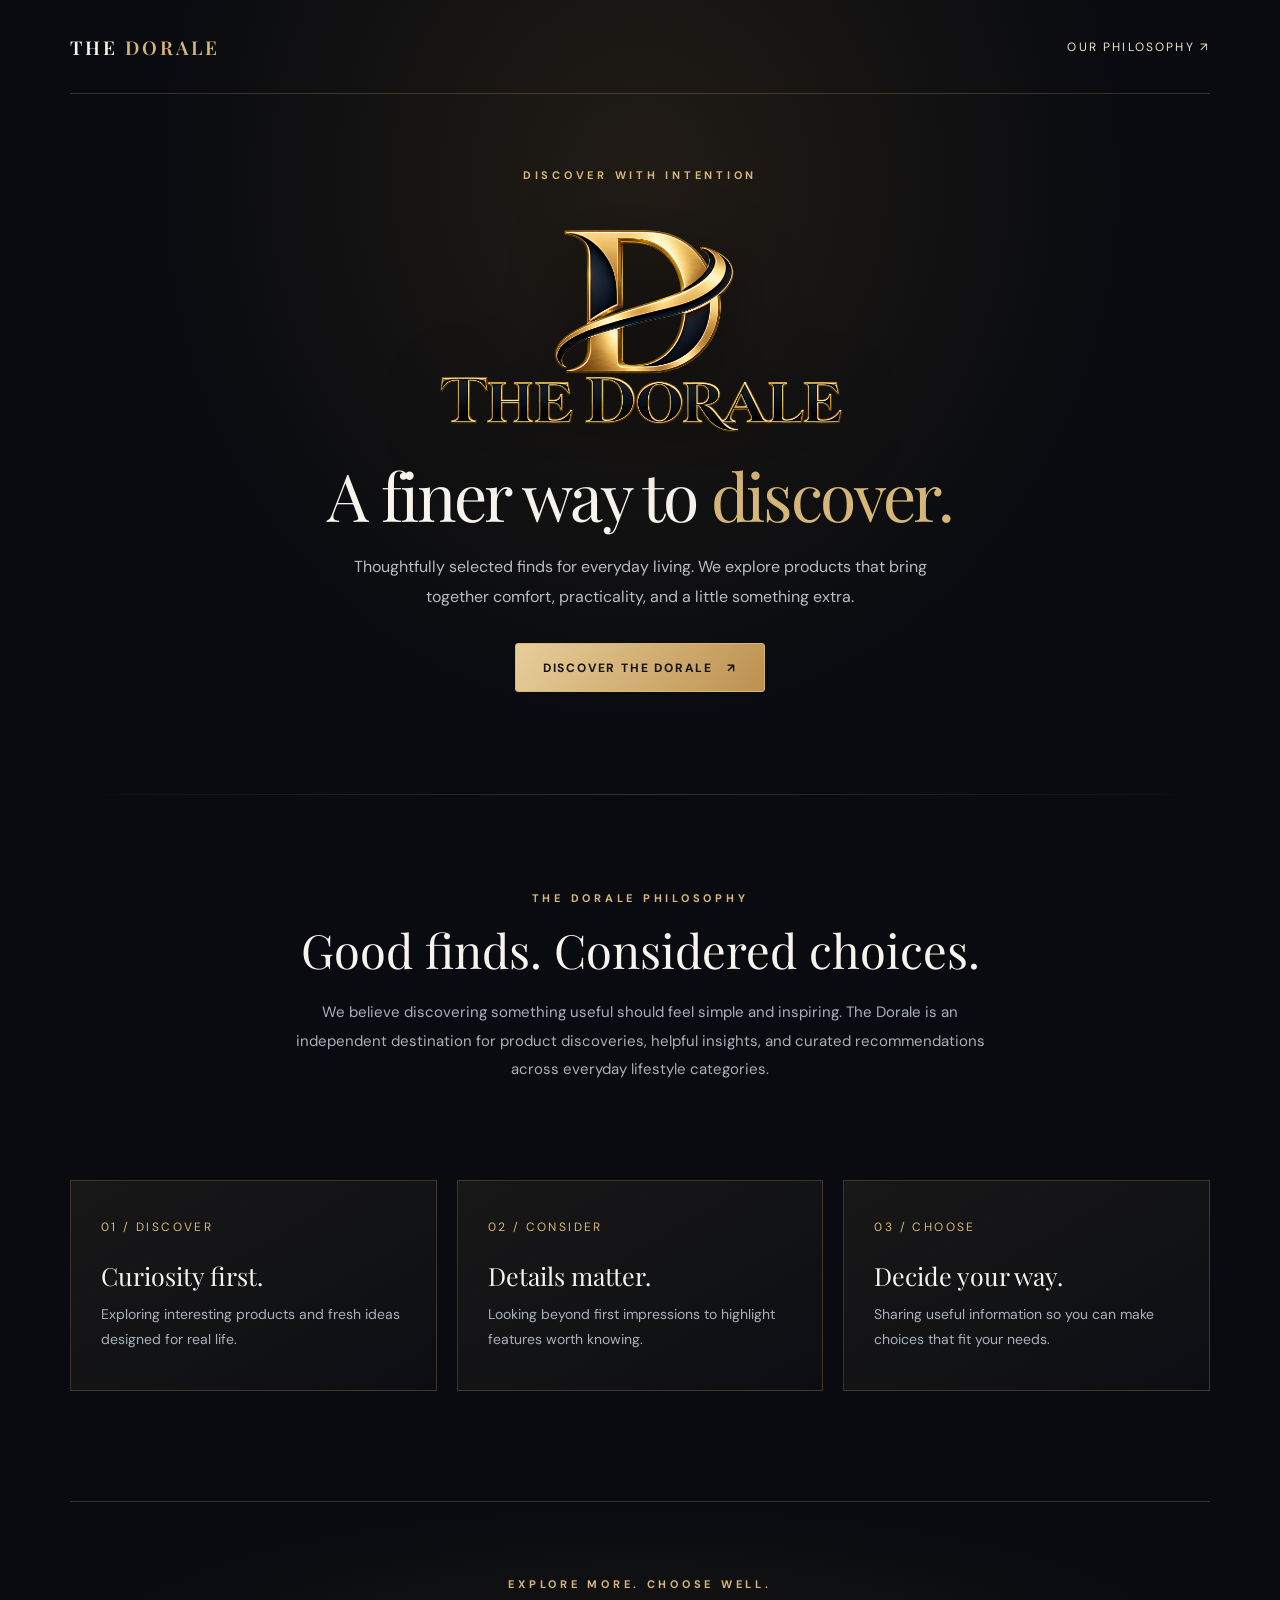
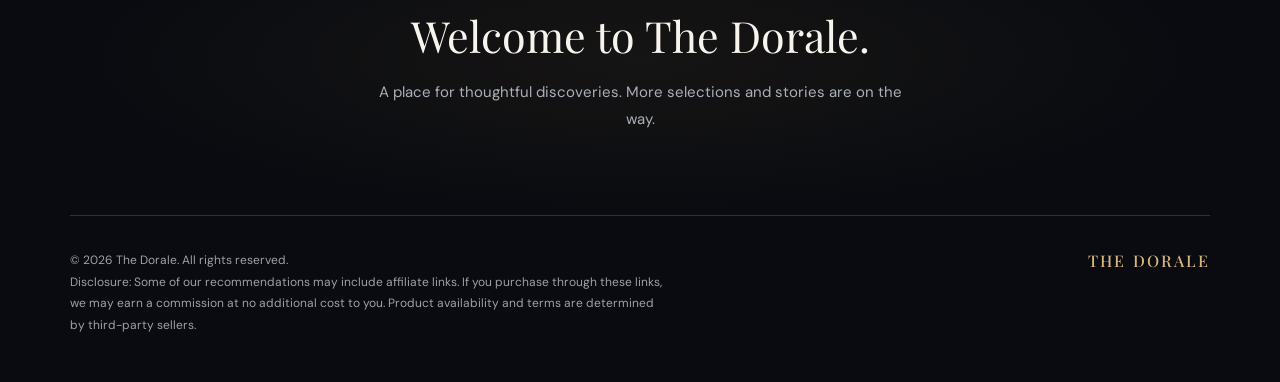
<file: index.html>
<!DOCTYPE html>
<html lang="en">
<head><script type="text/javascript">(function(i,m,p,a,c,t){c.ire_o=p;c[p]=c[p]||function(){(c[p].a=c[p].a||[]).push(arguments)};t=a.createElement(m);var z=a.getElementsByTagName(m)[0];t.async=1;t.src=i;z.parentNode.insertBefore(t,z)})('https://utt.impactcdn.com/P-A7971865-f807-41cf-948b-be0c8a68883a1.js','script','impactStat',document,window);impactStat('transformLinks');impactStat('trackImpression');</script>
  <meta charset="UTF-8">
  <meta name="viewport" content="width=device-width, initial-scale=1">
  <meta name="theme-color" content="#0a0c11">
  <meta name="description" content="The Dorale — thoughtfully selected finds for everyday living. Explore a curated approach to comfort, wellness, and lifestyle.">
  <title>The Dorale | Thoughtfully Selected</title>
  <link rel="icon" href="favicon.ico" sizes="any">
  <link rel="icon" href="favicon.png" type="image/png" sizes="256x256">
  <link rel="apple-touch-icon" href="apple-touch-icon.png">
  <link rel="preconnect" href="https://fonts.googleapis.com">
  <link rel="preconnect" href="https://fonts.gstatic.com" crossorigin>
  <link href="https://fonts.googleapis.com/css2?family=DM+Sans:wght@400;500;600;700&family=Playfair+Display:wght@400;500;600&display=swap" rel="stylesheet">
  <style>
    :root{color-scheme:dark;--bg:#090b10;--card:#121720;--gold:#d7b779;--soft:#f1e3c9;--muted:#aab0b9;--line:rgba(215,183,121,.22)}
    *{box-sizing:border-box}html{scroll-behavior:smooth}body{margin:0;background:var(--bg);color:#f7f4ee;font-family:'DM Sans',Arial,sans-serif;-webkit-font-smoothing:antialiased}a{color:inherit;text-decoration:none}a:focus-visible{outline:2px solid var(--gold);outline-offset:5px}
    body:before{content:"";position:absolute;top:0;left:0;width:100%;height:900px;pointer-events:none;background:radial-gradient(ellipse at 50% 20%,rgba(194,142,58,.13),transparent 54%)}
    .shell{width:min(1140px,calc(100% - 48px));margin:auto;position:relative}.nav{height:94px;display:flex;justify-content:space-between;align-items:center;border-bottom:1px solid var(--line)}.brand{font-family:'Playfair Display',Georgia,serif;letter-spacing:.15em;font-size:19px;font-weight:600}.brand span{color:var(--gold)}.nav-link{font-size:12px;letter-spacing:.18em;text-transform:uppercase;color:var(--soft);transition:color .2s}.nav-link:hover{color:#fff}
    .hero{text-align:center;min-height:700px;display:flex;flex-direction:column;align-items:center;justify-content:center;padding:64px 0 92px}.eyebrow{color:var(--gold);font-size:11px;letter-spacing:.34em;text-transform:uppercase;font-weight:700}.logo{display:block;width:min(470px,90vw);height:auto;margin:25px auto 6px;filter:drop-shadow(0 15px 35px rgba(0,0,0,.45))}.hero h1{font:400 clamp(35px,5.3vw,66px)/1.13 'Playfair Display',Georgia,serif;letter-spacing:-.035em;margin:10px 0 20px;max-width:850px}.hero h1 em{font-style:normal;color:var(--gold)}.lead{color:#b9bcc3;max-width:610px;font-size:16px;line-height:1.85;margin:0 auto 32px}.cta{display:inline-flex;align-items:center;justify-content:center;min-height:49px;padding:0 27px;border:1px solid var(--gold);border-radius:3px;background:linear-gradient(125deg,#e8ce9a,#bc9150);color:#15130f;font-weight:700;font-size:12px;letter-spacing:.15em;text-transform:uppercase;transition:transform .2s,filter .2s}.cta:hover{transform:translateY(-2px);filter:brightness(1.1)}.divider{height:1px;background:linear-gradient(90deg,transparent,var(--line),transparent)}
    .intro{padding:96px 0;text-align:center}.section-title{font:400 clamp(31px,4vw,47px)/1.2 'Playfair Display',Georgia,serif;margin:17px auto 20px}.intro p:last-child{color:var(--muted);max-width:690px;margin:0 auto;line-height:1.9;font-size:15px}.values{display:grid;grid-template-columns:repeat(3,1fr);gap:20px;padding:0 0 110px}.value{padding:34px 30px 38px;background:linear-gradient(150deg,rgba(215,183,121,.075),rgba(255,255,255,.012));border:1px solid var(--line);min-height:208px}.value .num{color:var(--gold);font-size:12px;letter-spacing:.2em}.value h3{font:400 25px 'Playfair Display',Georgia,serif;margin:23px 0 10px}.value p{font-size:14px;line-height:1.8;color:var(--muted);margin:0}.closing{border-top:1px solid var(--line);border-bottom:1px solid var(--line);text-align:center;padding:75px 16px 82px;background:radial-gradient(ellipse at center,rgba(198,154,80,.07),transparent 70%)}.closing h2{font:400 clamp(29px,4vw,43px) 'Playfair Display',Georgia,serif;margin:15px 0}.closing p{color:var(--muted);font-size:15px;line-height:1.8;margin:0 auto;max-width:530px}.footer{padding:34px 0 45px;display:flex;justify-content:space-between;gap:25px;align-items:flex-start}.footer .small{font-size:12px;color:#9da1a9;line-height:1.8;max-width:600px}.footer .footbrand{color:var(--gold);font:500 16px 'Playfair Display',Georgia,serif;letter-spacing:.13em;white-space:nowrap}
    @media(max-width:720px){.shell{width:min(100% - 36px,1140px)}.nav{height:75px}.brand{font-size:16px}.nav-link{font-size:10px}.hero{min-height:620px;padding:58px 0 75px}.logo{width:min(370px,94vw)}.lead{font-size:15px}.intro{padding:72px 0}.values{grid-template-columns:1fr;gap:12px;padding-bottom:75px}.value{min-height:auto;padding:26px}.value h3{margin-top:15px}.footer{flex-direction:column}.closing{padding:65px 10px}}
    @media(prefers-reduced-motion:reduce){html{scroll-behavior:auto}*{transition:none!important}}
  </style>
</head>
<body>
  <div class="shell">
    <header class="nav">
      <a class="brand" href="#top" aria-label="The Dorale home">THE <span>DORALE</span></a>
      <a class="nav-link" href="#about">Our philosophy ↗</a>
    </header>
    <main id="top">
      <section class="hero" aria-labelledby="hero-heading">
        <div class="eyebrow">Discover with intention</div>
        <img class="logo" src="logo.png" alt="The Dorale gold logo" width="470" height="263">
        <h1 id="hero-heading">A finer way to <em>discover.</em></h1>
        <p class="lead">Thoughtfully selected finds for everyday living. We explore products that bring together comfort, practicality, and a little something extra.</p>
        <a class="cta" href="#about">Discover The Dorale &nbsp; ↗</a>
      </section>
      <div class="divider"></div>
      <section id="about" class="intro" aria-labelledby="about-heading">
        <div class="eyebrow">The Dorale philosophy</div>
        <h2 id="about-heading" class="section-title">Good finds. Considered choices.</h2>
        <p>We believe discovering something useful should feel simple and inspiring. The Dorale is an independent destination for product discoveries, helpful insights, and curated recommendations across everyday lifestyle categories.</p>
      </section>
      <section class="values" aria-label="What guides us">
        <article class="value"><span class="num">01 / DISCOVER</span><h3>Curiosity first.</h3><p>Exploring interesting products and fresh ideas designed for real life.</p></article>
        <article class="value"><span class="num">02 / CONSIDER</span><h3>Details matter.</h3><p>Looking beyond first impressions to highlight features worth knowing.</p></article>
        <article class="value"><span class="num">03 / CHOOSE</span><h3>Decide your way.</h3><p>Sharing useful information so you can make choices that fit your needs.</p></article>
      </section>
      <section class="closing" aria-labelledby="closing-heading"><div class="eyebrow">Explore more. Choose well.</div><h2 id="closing-heading">Welcome to The Dorale.</h2><p>A place for thoughtful discoveries. More selections and stories are on the way.</p></section>
    </main>
    <footer class="footer">
      <div class="small">© <span id="year">2026</span> The Dorale. All rights reserved.<br>Disclosure: Some of our recommendations may include affiliate links. If you purchase through these links, we may earn a commission at no additional cost to you. Product availability and terms are determined by third-party sellers.</div>
      <div class="footbrand">THE DORALE</div>
    </footer>
  </div>
  <script>document.getElementById('year').textContent=new Date().getFullYear();</script>
</body>
</html>
</file>
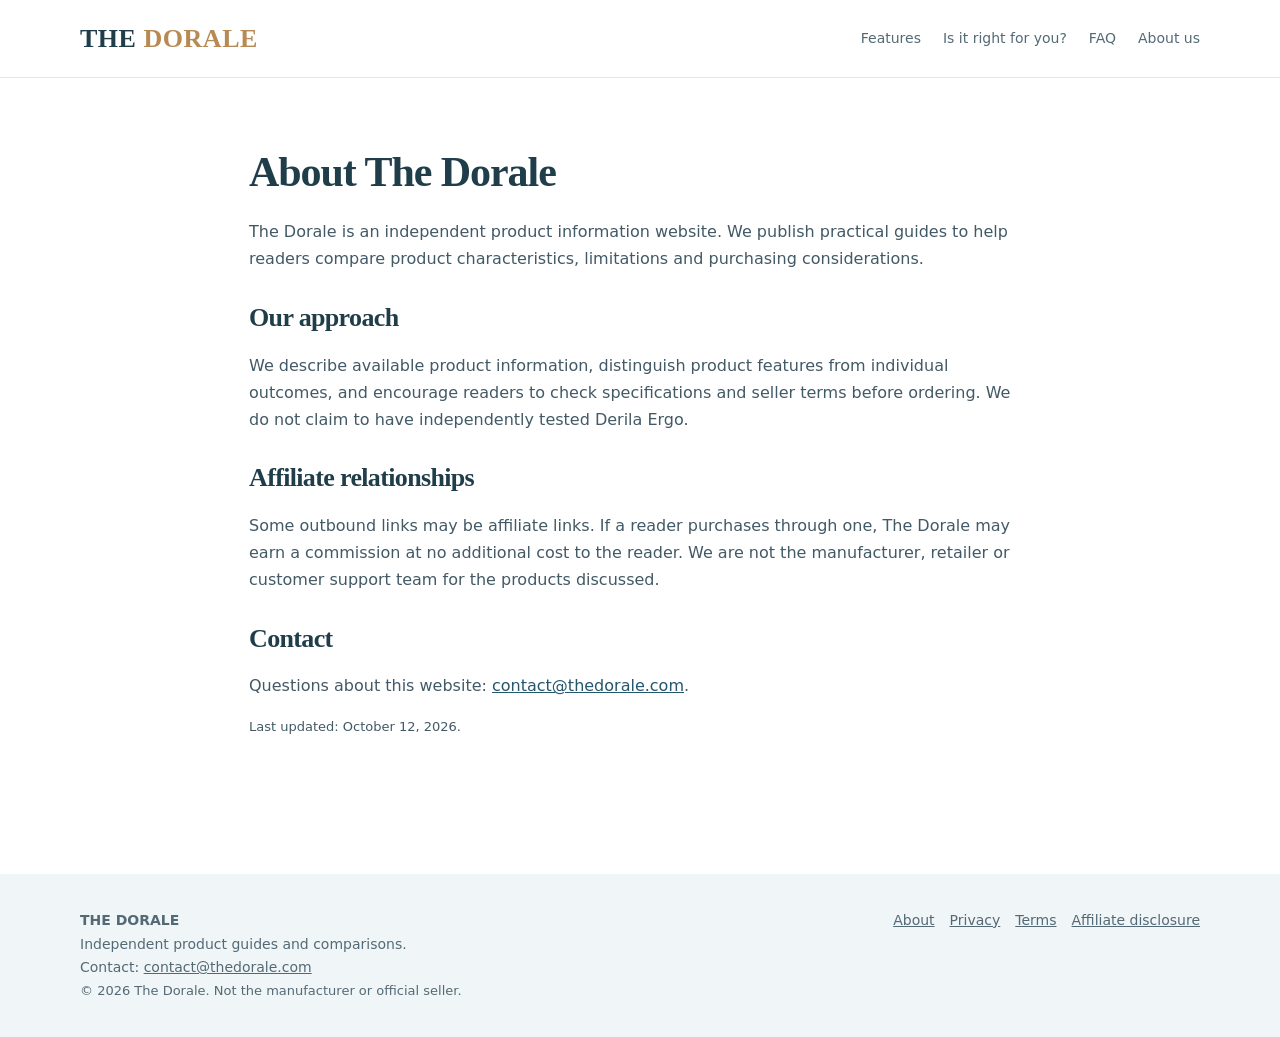
<file: about.html>
<!DOCTYPE html>

<html lang="en"><head><meta charset="utf-8"/><meta content="width=device-width, initial-scale=1" name="viewport"/><title>About The Dorale | The Dorale</title><meta content="The Dorale is an independent product information website. We publish practical guides to help readers compare product characteristics, limitations and purchasing considerations." name="description"/><link href="styles.css" rel="stylesheet"/><link href="favicon.ico" rel="icon" type="image/x-icon"/><link href="favicon.png" rel="icon" type="image/png"/><link href="favicon-180.png" rel="apple-touch-icon" type="image/png"/></head><body><header class="top"><div class="wrap top-inner"><a class="brand" href="index.html">THE <span>DORALE</span></a><nav aria-label="Main navigation"><a href="index.html#design">Features</a><a href="index.html#comfort">Is it right for you?</a><a href="index.html#faq">FAQ</a><a href="about.html">About us</a></nav></div></header><main class="legal"><h1>About The Dorale</h1><p>The Dorale is an independent product information website. We publish practical guides to help readers compare product characteristics, limitations and purchasing considerations.</p><h2>Our approach</h2><p>We describe available product information, distinguish product features from individual outcomes, and encourage readers to check specifications and seller terms before ordering. We do not claim to have independently tested Derila Ergo.</p><h2>Affiliate relationships</h2><p>Some outbound links may be affiliate links. If a reader purchases through one, The Dorale may earn a commission at no additional cost to the reader. We are not the manufacturer, retailer or customer support team for the products discussed.</p><h2>Contact</h2><p>Questions about this website: <a href="mailto:contact@thedorale.com">contact@thedorale.com</a>.</p><p class="small">Last updated: October 12, 2026.</p></main><footer class="foot"><div class="wrap foot-flex"><div><strong>THE DORALE</strong><div>Independent product guides and comparisons.</div><div>Contact: <a href="mailto:contact@thedorale.com">contact@thedorale.com</a></div><div class="small">© 2026 The Dorale. Not the manufacturer or official seller.</div></div><div class="foot-links"><a href="about.html">About</a><a href="privacy.html">Privacy</a><a href="terms.html">Terms</a><a href="index.html#disclosure">Affiliate disclosure</a></div></div></footer></body></html>
</file>
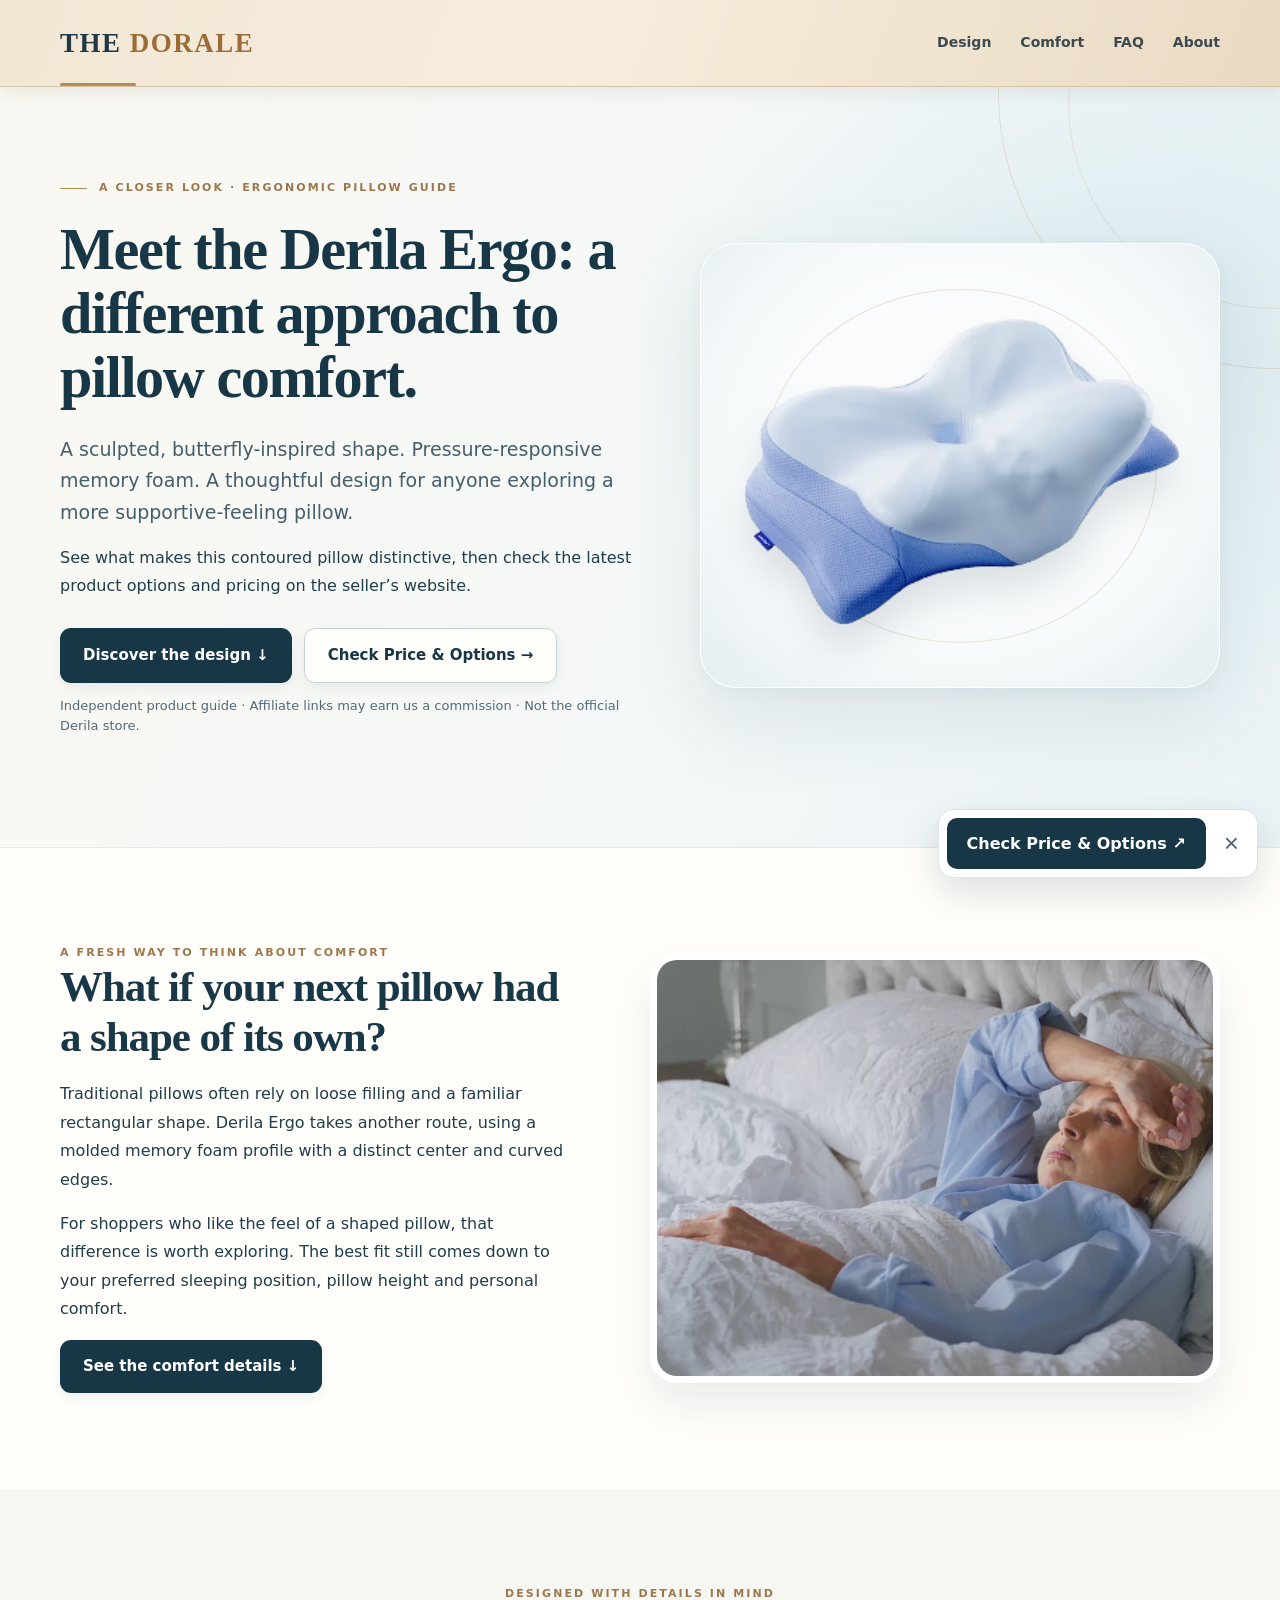
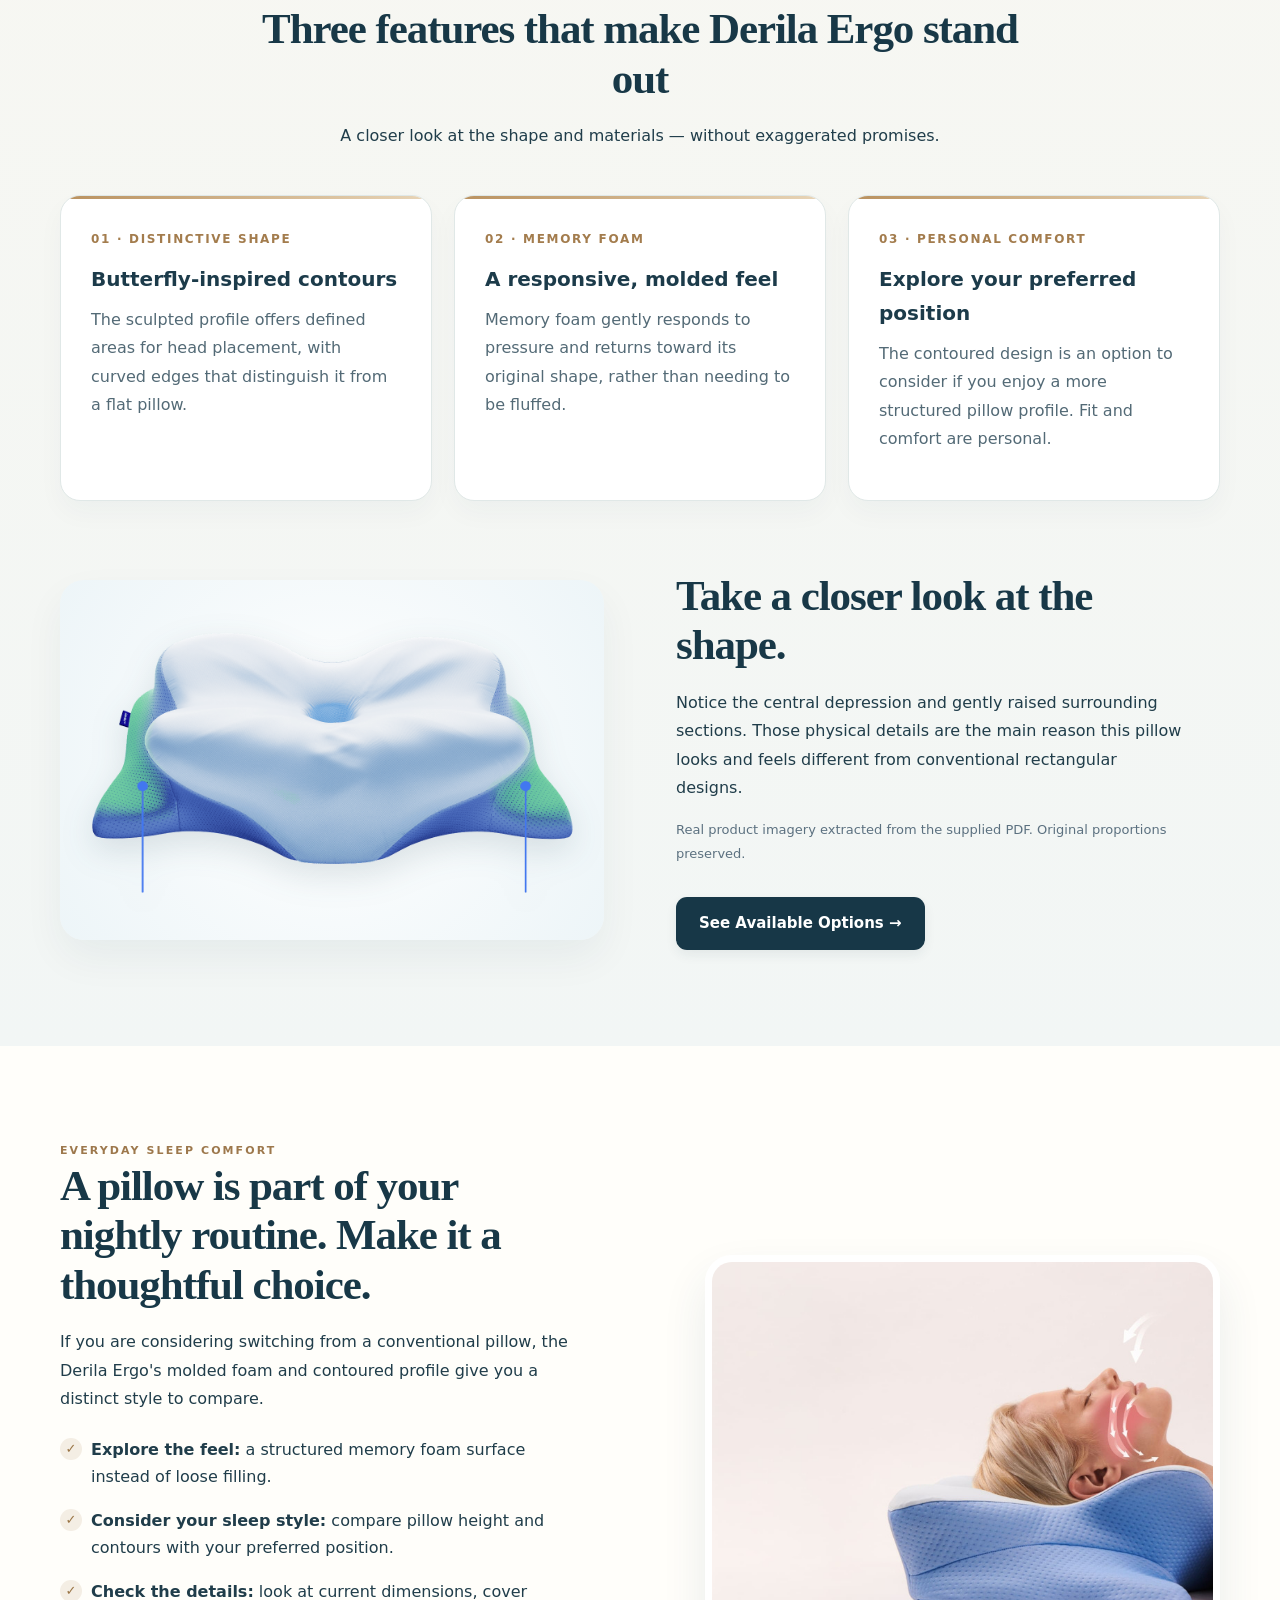
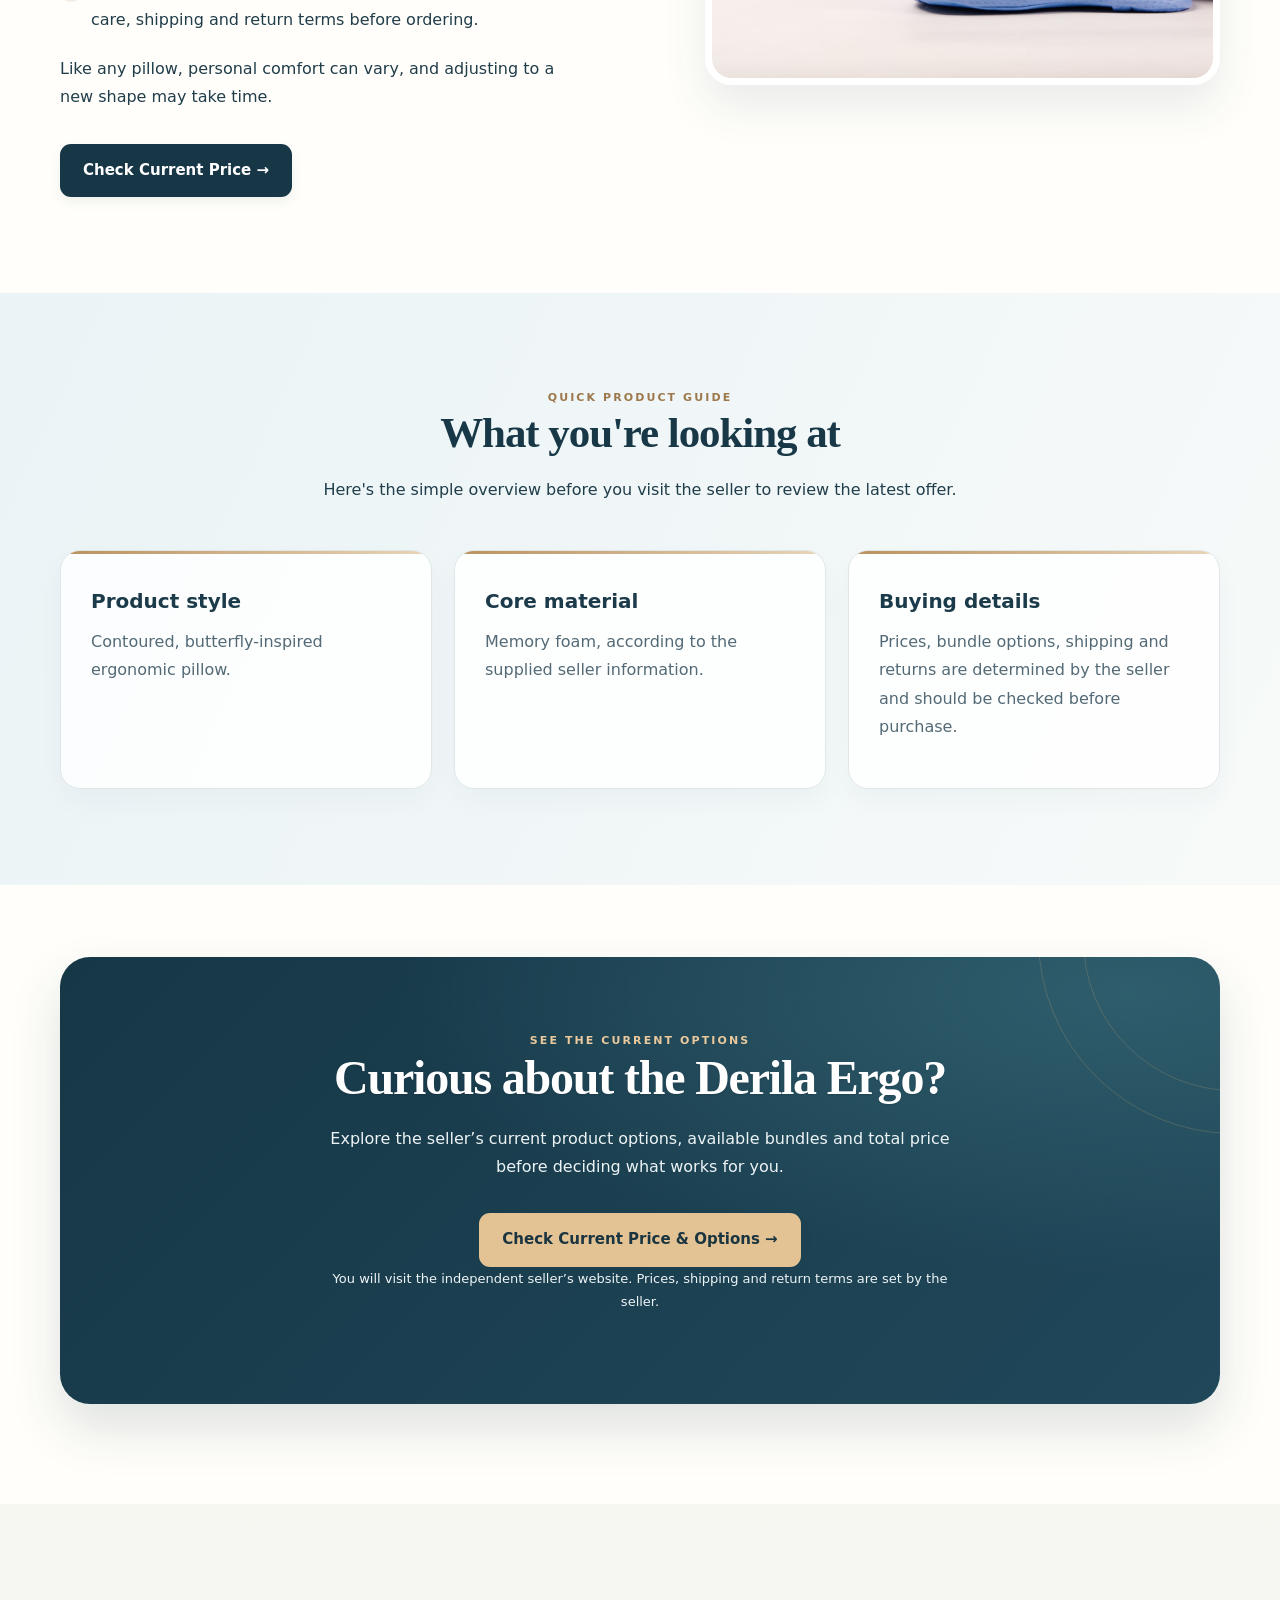
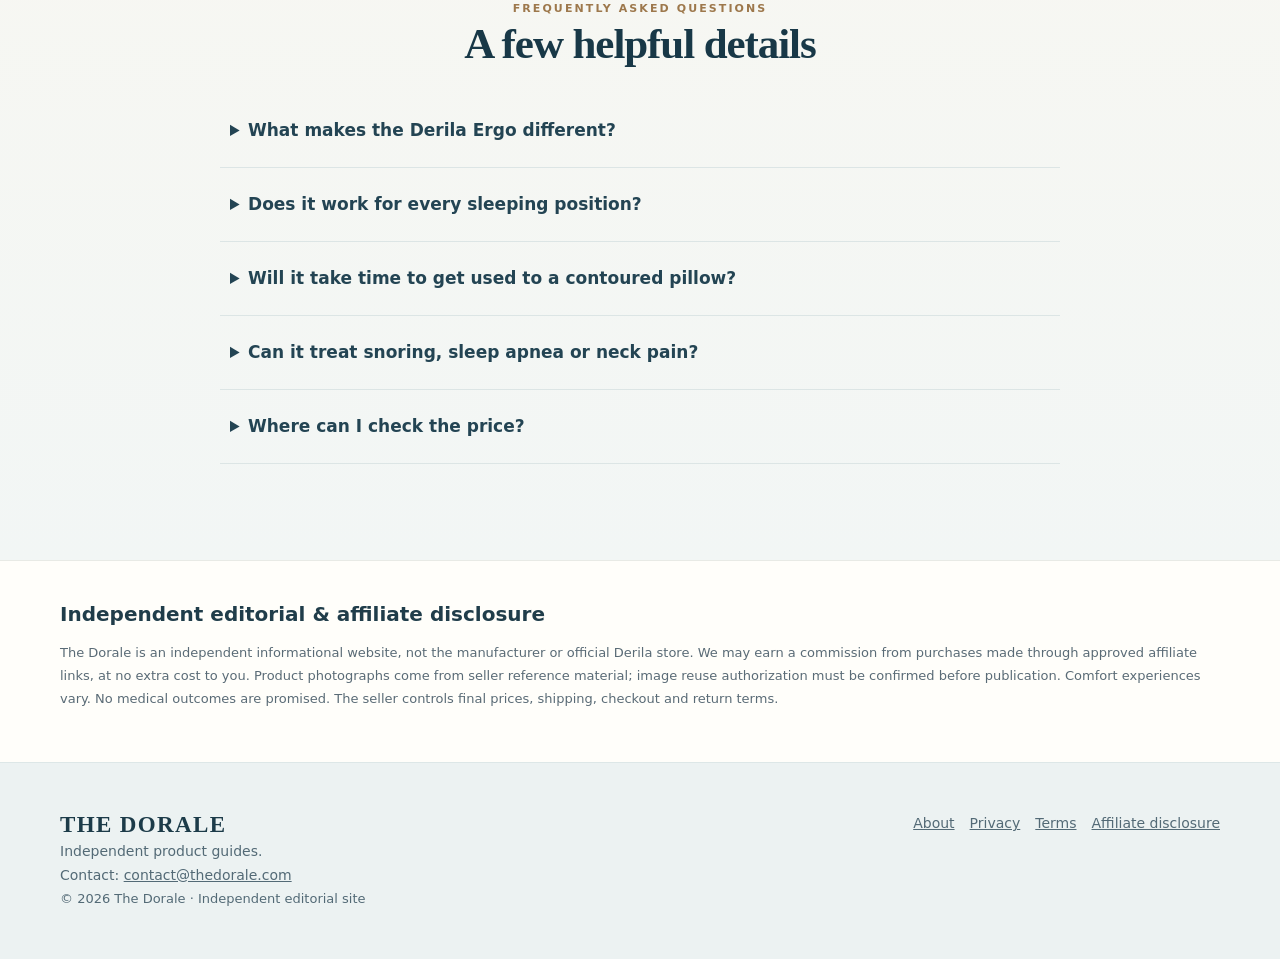
<file: derila-ergo.html>
<!DOCTYPE html>
<html lang="en">
<head>
  <!-- Google tag (gtag.js) -->
  <script async src="https://www.googletagmanager.com/gtag/js?id=AW-18442663982"></script>
  <script>
    window.dataLayer = window.dataLayer || [];
    function gtag(){dataLayer.push(arguments);}
    gtag('js', new Date());
    gtag('config', 'AW-18442663982');
  </script>

  <meta charset="utf-8"/>
  <meta name="viewport" content="width=device-width,initial-scale=1"/>
  <title>Derila Ergo Pillow: Comfort, Shape &amp; Features | The Dorale</title>
  <meta name="description" content="Explore the Derila Ergo contoured memory foam pillow, see its design up close and learn what to look for when choosing your next pillow."/>
  <link href="styles.css" rel="stylesheet"/>
  <link href="favicon.ico" rel="icon" type="image/x-icon"/>
  <link href="favicon.png" rel="icon" type="image/png"/>
  <link href="favicon-180.png" rel="apple-touch-icon" type="image/png"/>
</head>

<body class="refined">

<header class="top">
  <div class="wrap top-inner">
    <a class="brand" href="index.html">THE <span>DORALE</span></a>
    <nav aria-label="Main navigation">
      <a href="#design">Design</a>
      <a href="#comfort">Comfort</a>
      <a href="#faq">FAQ</a>
      <a href="about.html">About</a>
    </nav>
  </div>
</header>

<main>
  <section class="hero" data-section="1">
    <div class="wrap hero-grid">
      <div>
        <div class="eyebrow">A closer look · Ergonomic pillow guide</div>
        <h1>Meet the Derila Ergo: a different approach to pillow comfort.</h1>
        <p class="lead">A sculpted, butterfly-inspired shape. Pressure-responsive memory foam. A thoughtful design for anyone exploring a more supportive-feeling pillow.</p>
        <p>See what makes this contoured pillow distinctive, then check the latest product options and pricing on the seller’s website.</p>
        <div class="actions">
          <a class="btn" href="#design">Discover the design ↓</a>
          <a class="btn alt" href="https://c2be9d65snw3-35aueo6fa06sj.hop.clickbank.net" target="_blank" rel="sponsored noopener noreferrer" aria-label="Check current price and options on the seller website (opens in a new tab)">Check Price &amp; Options →</a>
        </div>
        <p class="small">Independent product guide · Affiliate links may earn us a commission · Not the official Derila store.</p>
      </div>
      <div class="photo hero-product">
        <span aria-hidden="true" class="photo-halo"></span>
        <img src="pillow-hero.png" alt="Actual Derila Ergo pillow showing its contoured butterfly-inspired shape" width="347" height="255" fetchpriority="high"/>
      </div>
    </div>
  </section>

  <section class="section" data-section="2">
    <div class="wrap picture-section">
      <div>
        <div class="eyebrow">A fresh way to think about comfort</div>
        <h2>What if your next pillow had a shape of its own?</h2>
        <p>Traditional pillows often rely on loose filling and a familiar rectangular shape. Derila Ergo takes another route, using a molded memory foam profile with a distinct center and curved edges.</p>
        <p>For shoppers who like the feel of a shaped pillow, that difference is worth exploring. The best fit still comes down to your preferred sleeping position, pillow height and personal comfort.</p>
        <a class="btn" href="#comfort">See the comfort details ↓</a>
      </div>
      <img class="feature-image" src="sleep-bedroom.png" loading="lazy" alt="Person resting comfortably in bed, lifestyle photograph from the supplied product reference"/>
    </div>
  </section>

  <section class="section soft" data-section="3" id="design">
    <div class="wrap">
      <div class="center">
        <div class="eyebrow">Designed with details in mind</div>
        <h2>Three features that make Derila Ergo stand out</h2>
        <p>A closer look at the shape and materials — without exaggerated promises.</p>
      </div>
      <div class="grid3">
        <article class="panel elevated-card">
          <div class="num">01 · DISTINCTIVE SHAPE</div>
          <h3>Butterfly-inspired contours</h3>
          <p>The sculpted profile offers defined areas for head placement, with curved edges that distinguish it from a flat pillow.</p>
        </article>
        <article class="panel elevated-card">
          <div class="num">02 · MEMORY FOAM</div>
          <h3>A responsive, molded feel</h3>
          <p>Memory foam gently responds to pressure and returns toward its original shape, rather than needing to be fluffed.</p>
        </article>
        <article class="panel elevated-card">
          <div class="num">03 · PERSONAL COMFORT</div>
          <h3>Explore your preferred position</h3>
          <p>The contoured design is an option to consider if you enjoy a more structured pillow profile. Fit and comfort are personal.</p>
        </article>
      </div>
      <div class="feature-row" style="margin-top:45px">
        <div class="photo">
          <span aria-hidden="true" class="photo-halo"></span>
          <img src="pillow-front.png" loading="lazy" alt="Front view of the actual Derila Ergo pillow and its curved contour"/>
        </div>
        <div>
          <h2>Take a closer look at the shape.</h2>
          <p>Notice the central depression and gently raised surrounding sections. Those physical details are the main reason this pillow looks and feels different from conventional rectangular designs.</p>
          <p class="gallery-caption">Real product imagery extracted from the supplied PDF. Original proportions preserved.</p>
          <a class="btn offer-link" href="https://c2be9d65snw3-35aueo6fa06sj.hop.clickbank.net" target="_blank" rel="sponsored noopener noreferrer">See Available Options →</a>
        </div>
      </div>
    </div>
  </section>

  <section class="section" data-section="4" id="comfort">
    <div class="wrap picture-section">
      <div>
        <div class="eyebrow">Everyday sleep comfort</div>
        <h2>A pillow is part of your nightly routine. Make it a thoughtful choice.</h2>
        <p>If you are considering switching from a conventional pillow, the Derila Ergo's molded foam and contoured profile give you a distinct style to compare.</p>
        <ul class="positive-list">
          <li><strong>Explore the feel:</strong> a structured memory foam surface instead of loose filling.</li>
          <li><strong>Consider your sleep style:</strong> compare pillow height and contours with your preferred position.</li>
          <li><strong>Check the details:</strong> look at current dimensions, cover care, shipping and return terms before ordering.</li>
        </ul>
        <p>Like any pillow, personal comfort can vary, and adjusting to a new shape may take time.</p>
        <a class="btn offer-link" href="https://c2be9d65snw3-35aueo6fa06sj.hop.clickbank.net" target="_blank" rel="sponsored noopener noreferrer">Check Current Price →</a>
      </div>
      <img class="feature-image" src="sleep-position.jpg" loading="lazy" alt="Person resting on a contoured blue pillow in a product lifestyle photograph"/>
    </div>
  </section>

  <section class="section blue" data-section="5">
    <div class="wrap">
      <div class="center">
        <div class="eyebrow">Quick product guide</div>
        <h2>What you're looking at</h2>
        <p>Here's the simple overview before you visit the seller to review the latest offer.</p>
      </div>
      <div class="grid3">
        <div class="panel elevated-card">
          <h3>Product style</h3>
          <p>Contoured, butterfly-inspired ergonomic pillow.</p>
        </div>
        <div class="panel elevated-card">
          <h3>Core material</h3>
          <p>Memory foam, according to the supplied seller information.</p>
        </div>
        <div class="panel elevated-card">
          <h3>Buying details</h3>
          <p>Prices, bundle options, shipping and returns are determined by the seller and should be checked before purchase.</p>
        </div>
      </div>
    </div>
  </section>

  <section class="section" data-section="6" id="offer">
    <div class="wrap">
      <div class="cta-panel">
        <div class="eyebrow">See the current options</div>
        <h2>Curious about the Derila Ergo?</h2>
        <p>Explore the seller’s current product options, available bundles and total price before deciding what works for you.</p>
        <a class="btn offer-link" href="https://c2be9d65snw3-35aueo6fa06sj.hop.clickbank.net" target="_blank" rel="sponsored noopener noreferrer">Check Current Price &amp; Options →</a>
        <p class="small">You will visit the independent seller’s website. Prices, shipping and return terms are set by the seller.</p>
      </div>
    </div>
  </section>

  <section class="section soft" data-section="7" id="faq">
    <div class="wrap" style="max-width:840px">
      <div class="center">
        <div class="eyebrow">Frequently asked questions</div>
        <h2>A few helpful details</h2>
      </div>
      <details>
        <summary>What makes the Derila Ergo different?</summary>
        <p>Its butterfly-inspired molded shape and memory foam material distinguish it from many conventional rectangular pillows.</p>
      </details>
      <details>
        <summary>Does it work for every sleeping position?</summary>
        <p>People have different preferences for pillow height, firmness and shape. Compare the design with how you usually sleep and review the seller's specifications.</p>
      </details>
      <details>
        <summary>Will it take time to get used to a contoured pillow?</summary>
        <p>It can. A molded contour feels different from a traditional pillow, and individual comfort varies.</p>
      </details>
      <details>
        <summary>Can it treat snoring, sleep apnea or neck pain?</summary>
        <p>This page makes no medical treatment claims. A pillow is not a substitute for medical assessment or treatment.</p>
      </details>
      <details>
        <summary>Where can I check the price?</summary>
        <p>Use any “Check Price &amp; Options” button on this page to visit the seller’s website for current pricing, shipping and return information.</p>
      </details>
    </div>
  </section>

  <section class="section" data-section="8" id="disclosure" style="padding:36px 0">
    <div class="wrap">
      <h3>Independent editorial &amp; affiliate disclosure</h3>
      <p class="disclosure">The Dorale is an independent informational website, not the manufacturer or official Derila store. We may earn a commission from purchases made through approved affiliate links, at no extra cost to you. Product photographs come from seller reference material; image reuse authorization must be confirmed before publication. Comfort experiences vary. No medical outcomes are promised. The seller controls final prices, shipping, checkout and return terms.</p>
    </div>
  </section>
</main>

<footer class="foot">
  <div class="wrap foot-flex">
    <div>
      <strong>THE DORALE</strong>
      <div>Independent product guides.</div>
      <div>Contact: <a href="mailto:contact@thedorale.com">contact@thedorale.com</a></div>
      <div class="small">© 2026 The Dorale · Independent editorial site</div>
    </div>
    <div class="foot-links">
      <a href="about.html">About</a>
      <a href="privacy.html">Privacy</a>
      <a href="terms.html">Terms</a>
      <a href="#disclosure">Affiliate disclosure</a>
    </div>
  </div>
</footer>

<div class="floating-offer" id="floating-offer" aria-label="Quick access to seller pricing">
  <a class="floating-offer-link" href="https://c2be9d65snw3-35aueo6fa06sj.hop.clickbank.net" target="_blank" rel="sponsored noopener noreferrer">Check Price &amp; Options ↗</a>
  <button class="floating-offer-close" type="button" aria-label="Dismiss floating price button" onclick="document.getElementById('floating-offer').remove()">×</button>
</div>

<!-- Google Ads: Derila Ergo affiliate offer click conversion -->
<script>
  function gtag_report_conversion() {
    if (typeof gtag === 'function') {
      gtag('event', 'conversion', {
        'send_to': 'AW-18442663982/2XHqCJXwop8dEK7wktpE'
      });
    }
  }

  document.querySelectorAll(
    'a[href="https://c2be9d65snw3-35aueo6fa06sj.hop.clickbank.net"]'
  ).forEach(function(link) {
    link.addEventListener('click', function() {
      gtag_report_conversion();
    });
  });
</script>

</body>
</html>
</file>
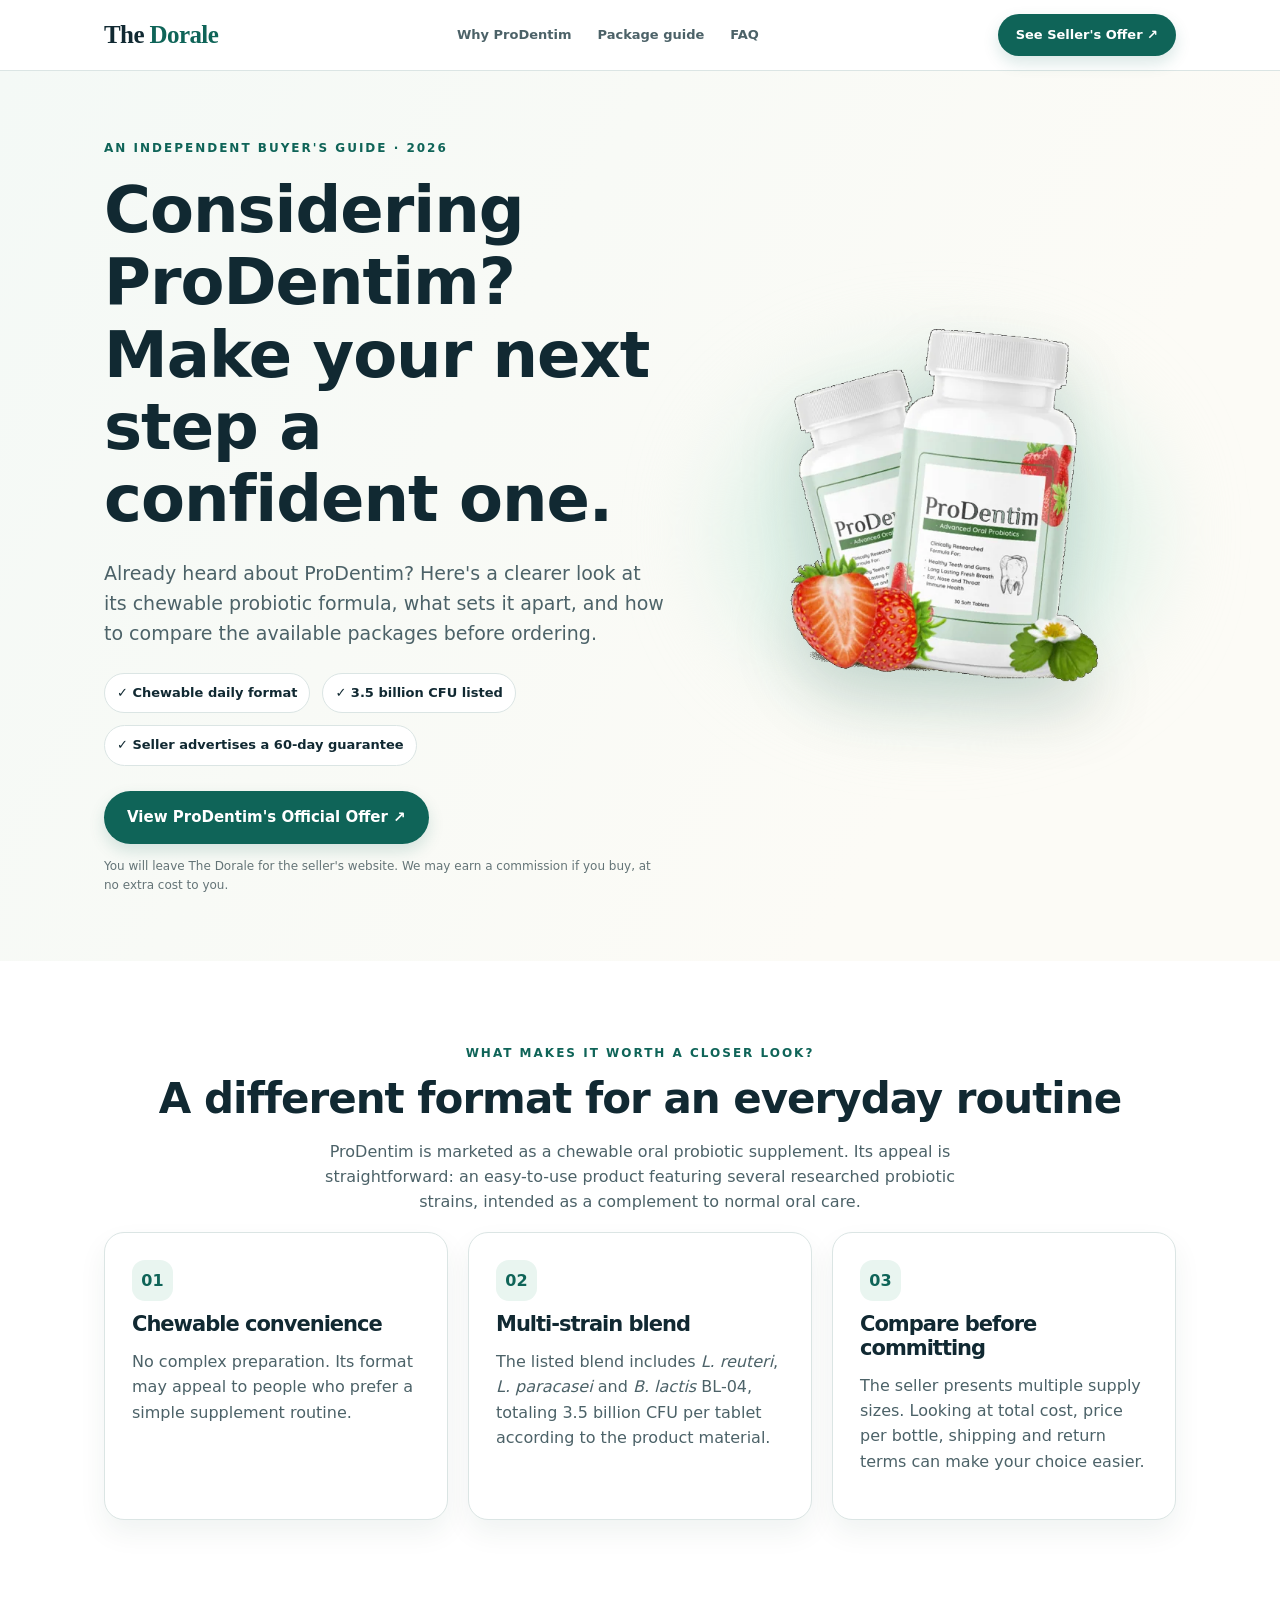
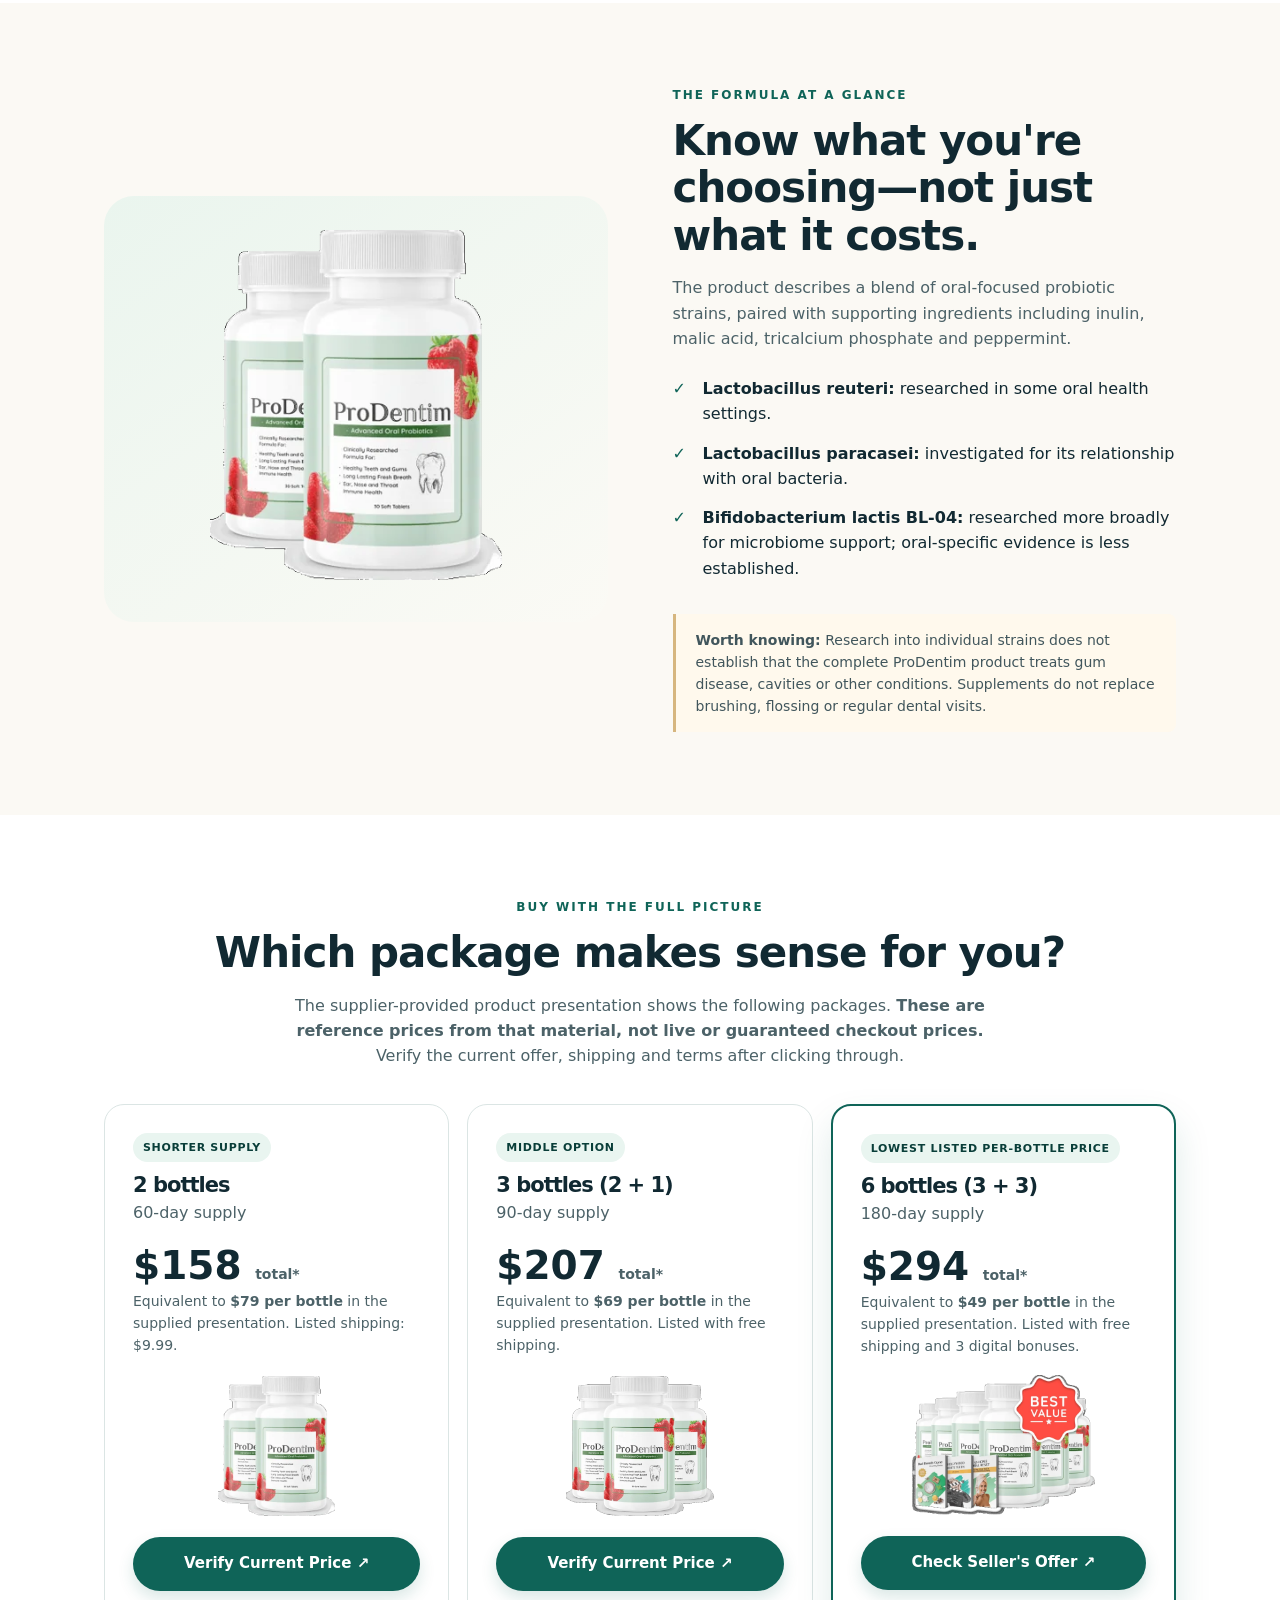
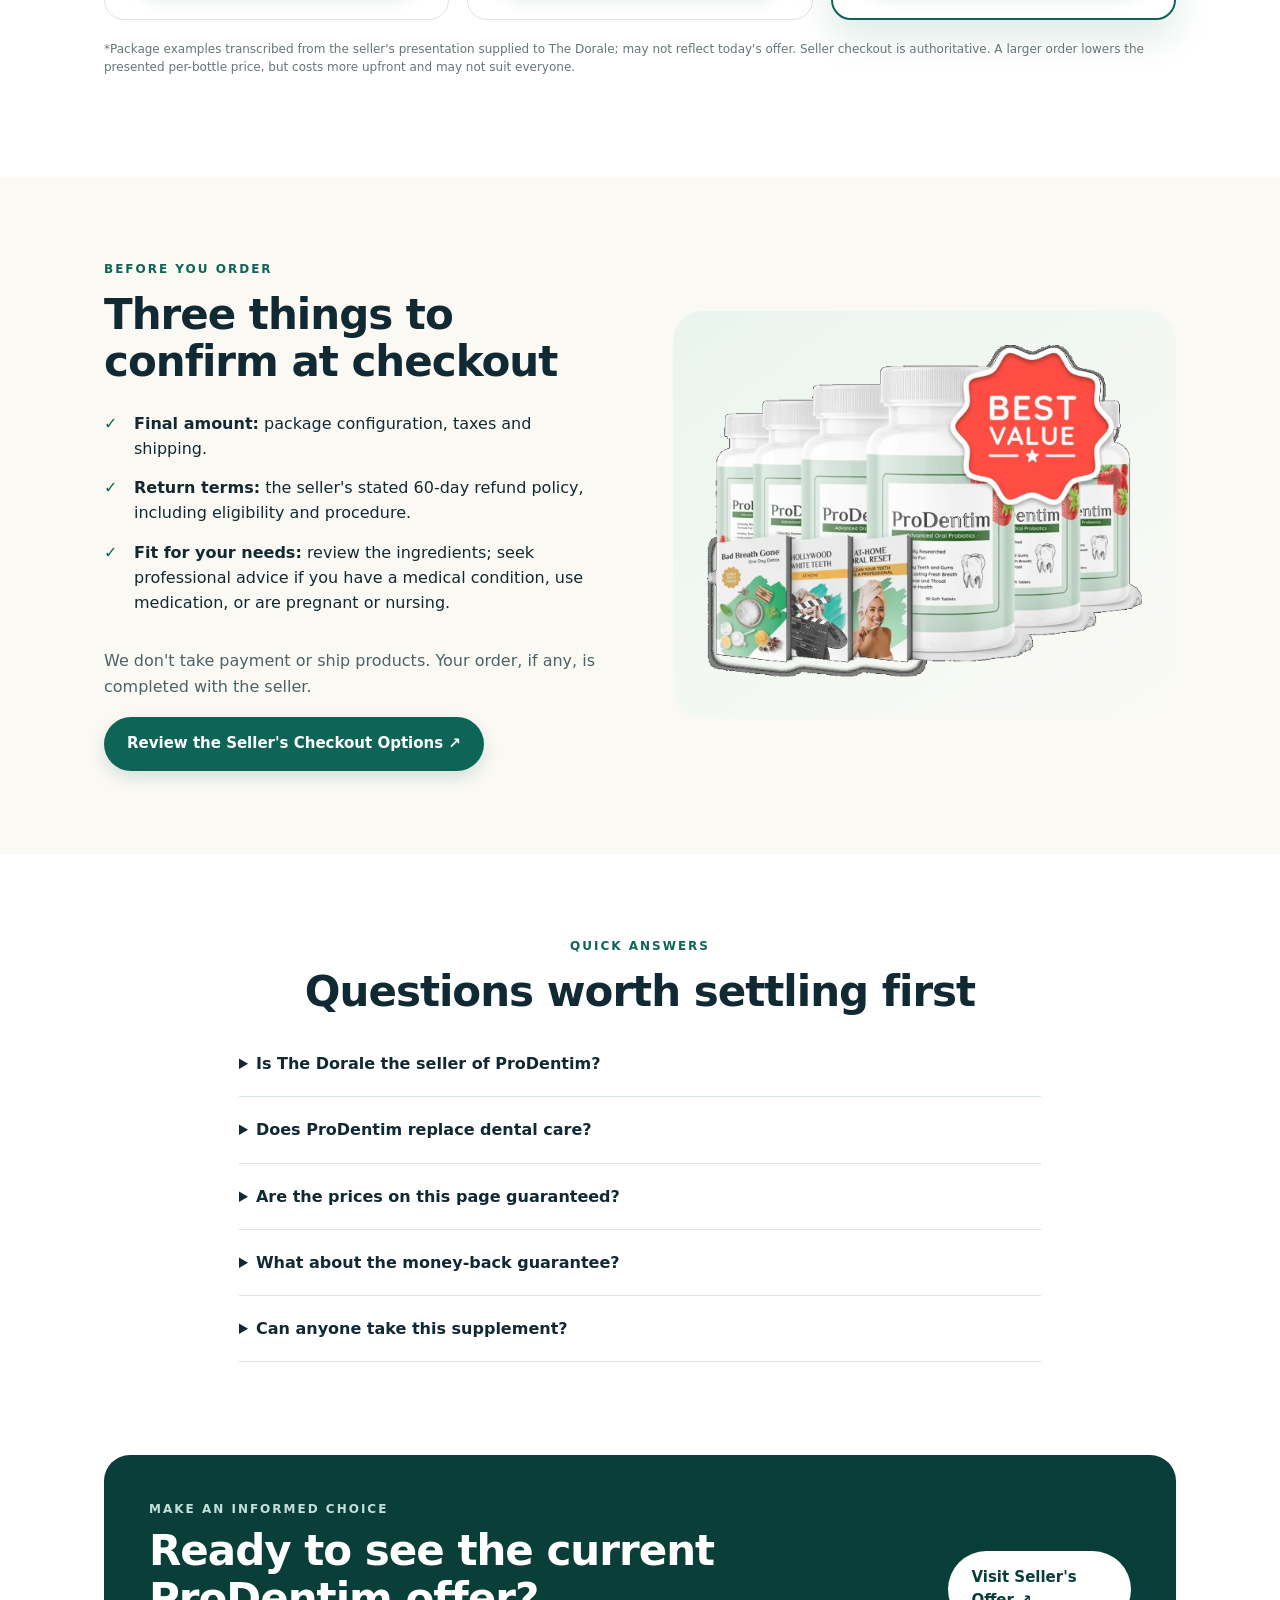
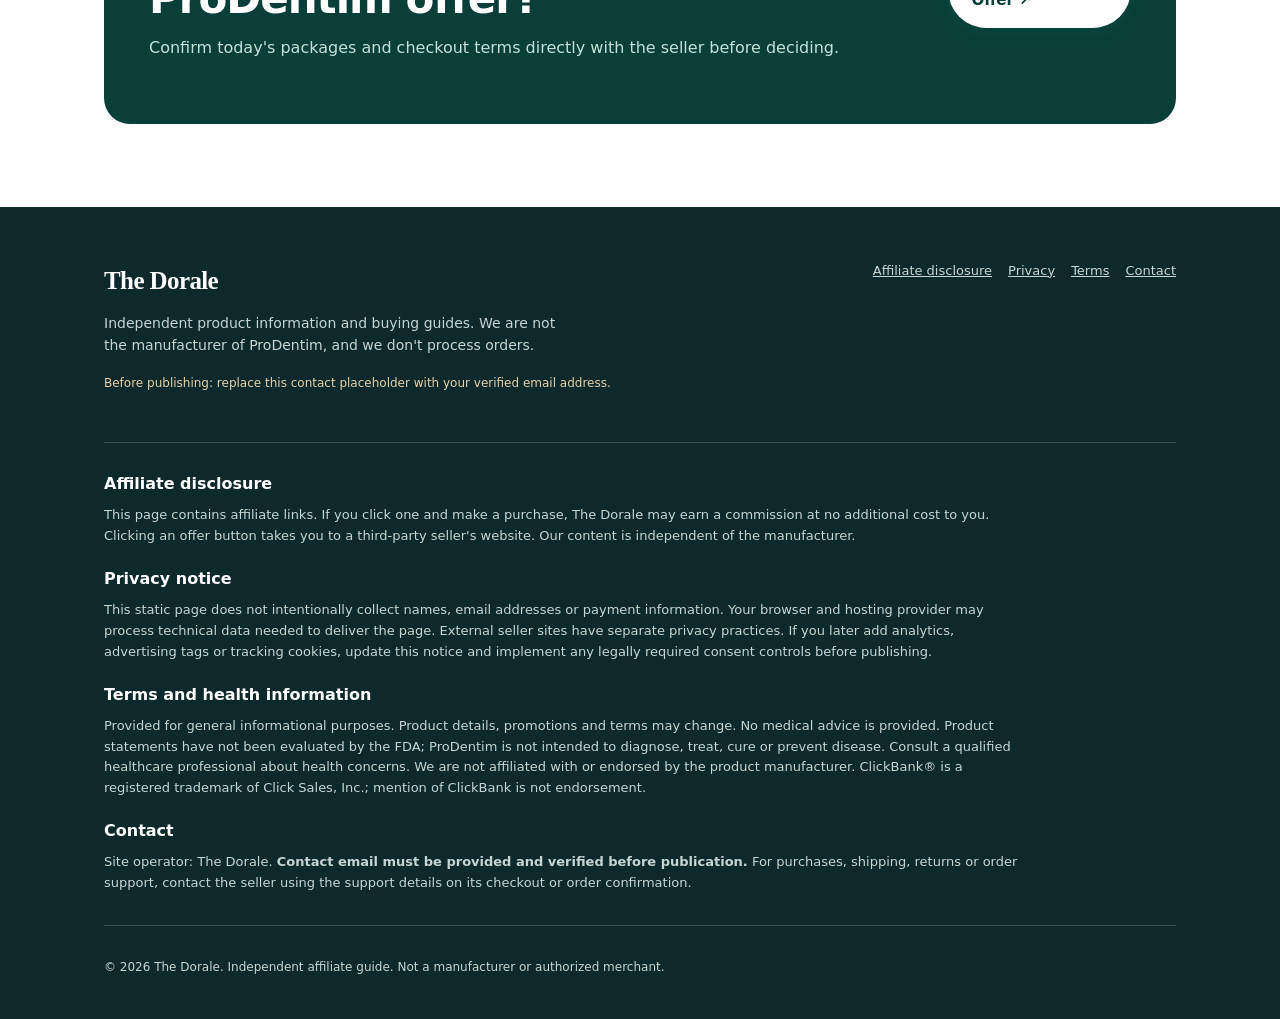
<file: index (1).html>
<!DOCTYPE html>
<html lang="en"><head><meta charset="utf-8"><meta name="viewport" content="width=device-width,initial-scale=1"><meta name="description" content="Explore ProDentim's oral probiotic formula, package comparison, practical considerations and the seller's current offer before you choose."><title>ProDentim Buying Guide | The Dorale</title><link rel="icon" href="[data-uri]"><style>
:root{--ink:#112932;--sub:#4c6268;--line:#dbe5e4;--forest:#0f6458;--dark:#093e39;--cream:#fbf9f4;--gold:#d6b67f;--mint:#e9f5f0}*{box-sizing:border-box}html{scroll-behavior:smooth}body{margin:0;color:var(--ink);font-family:Inter,ui-sans-serif,system-ui,-apple-system,BlinkMacSystemFont,'Segoe UI',sans-serif;background:#fff;font-size:16px;line-height:1.58}a{color:inherit}header{border-bottom:1px solid var(--line);background:#fff;position:sticky;top:0;z-index:10}nav,.wrap{max-width:1120px;margin:auto;padding-left:24px;padding-right:24px}nav{min-height:70px;display:flex;align-items:center;justify-content:space-between;gap:18px}.brand{font-family:Georgia,serif;font-size:25px;font-weight:700;letter-spacing:-.6px;text-decoration:none;white-space:nowrap}.brand span{color:var(--forest)}nav .links{display:flex;gap:26px;font-size:13px;font-weight:700;color:var(--sub)}nav .links a{text-decoration:none}nav .links a:hover{text-decoration:underline}.btn{display:inline-flex;align-items:center;justify-content:center;border-radius:100px;padding:15px 23px;border:0;background:var(--forest);color:#fff;text-decoration:none;font-weight:800;font-size:15px;box-shadow:0 7px 16px #0f645828;transition:transform .2s}.btn:hover{transform:translateY(-2px);background:var(--dark)}.btn.light{background:#fff;color:var(--dark)}.btn.small{padding:11px 18px;font-size:13px}.kicker{font-size:12px;text-transform:uppercase;letter-spacing:2px;font-weight:850;color:var(--forest)}h1,h2,h3{line-height:1.13;letter-spacing:-1px}h1{font-size:clamp(39px,5vw,66px);margin:16px 0 22px;max-width:650px}h2{font-size:clamp(29px,3.4vw,42px);margin:12px 0 16px}h3{font-size:21px;margin:12px 0}p{margin:0 0 18px;color:var(--sub)}.hero{background:linear-gradient(120deg,#f4f9f6 0%,#fcfbf6 74%);overflow:hidden}.hero-inner{display:grid;grid-template-columns:1.08fr .92fr;align-items:center;gap:30px;padding-top:68px;padding-bottom:66px}.lead{font-size:19px;max-width:615px}.hero-img{width:100%;display:block;filter:drop-shadow(0 32px 30px #123f3826)}.hero-photo{position:relative}.hero-photo:before{content:'';position:absolute;inset:11% 6% 4%;background:#ddf0e6;border-radius:50%;filter:blur(45px)}.hero-photo img{position:relative}.minor{color:#647477;font-size:12px;margin-top:13px}.tags{display:flex;flex-wrap:wrap;gap:12px;margin:25px 0}.tag{background:#fff;border:1px solid var(--line);border-radius:100px;padding:9px 12px;font-size:13px;color:var(--ink);font-weight:650}.section{padding:83px 0}.center{text-align:center}.center p{max-width:690px;margin-left:auto;margin-right:auto}.grid3{display:grid;grid-template-columns:repeat(3,minmax(0,1fr));gap:20px}.card{border:1px solid var(--line);border-radius:20px;padding:27px;background:#fff;box-shadow:0 13px 28px #073b3110}.number{display:inline-flex;align-items:center;justify-content:center;width:41px;height:41px;background:var(--mint);color:var(--forest);font-weight:900;border-radius:13px}.split{display:grid;grid-template-columns:1fr 1fr;gap:65px;align-items:center}.figure{background:linear-gradient(145deg,#eaf5ee,#fbfaf5);border-radius:30px;padding:34px;text-align:center}.figure img{width:100%;max-width:460px;max-height:350px;object-fit:contain}.checks{padding:0;margin:18px 0 26px;list-style:none}.checks li{padding:7px 0 7px 30px;position:relative}.checks li:before{content:'✓';position:absolute;left:0;color:var(--forest);font-weight:900}.offwhite{background:var(--cream)}.compare{display:grid;grid-template-columns:repeat(3,1fr);gap:18px;margin-top:35px}.price{border-radius:20px;border:1px solid var(--line);background:#fff;padding:28px;display:flex;flex-direction:column}.price.featured{border:2px solid var(--forest);box-shadow:0 18px 36px #0f645821}.pill{display:inline-block;align-self:flex-start;font-size:11px;letter-spacing:.7px;text-transform:uppercase;background:var(--mint);color:var(--dark);border-radius:80px;padding:6px 10px;font-weight:900}.price h3{margin-bottom:2px}.amount{font-weight:900;font-size:39px;color:var(--ink);line-height:1.2}.amount small{font-size:14px;font-weight:600;color:var(--sub)}.price .desc{font-size:14px;flex:1}.price .btn{margin-top:12px}.fine{font-size:12px;line-height:1.5;color:#667578}.banner{background:var(--dark);border-radius:26px;color:#fff;padding:45px;display:flex;align-items:center;justify-content:space-between;gap:25px}.banner p,.banner .kicker{color:#c5e0da}.banner h2{margin:8px 0 13px}.caution{border-left:3px solid var(--gold);padding:15px 20px;background:#fff9ed;font-size:14px;color:#41565c;border-radius:0 8px 8px 0}.faq details{border-bottom:1px solid var(--line);padding:20px 0}.faq summary{font-weight:800;cursor:pointer}.faq details p{padding-top:14px;margin-bottom:4px}.foot{background:#0e292b;color:#d5e2df;padding:54px 0 25px}.foot p,.foot a{color:#c7d5d2}.foot a{font-size:13px}.foot .brand{color:#fff}.foot-row{display:flex;justify-content:space-between;gap:30px;align-items:flex-start}.foot-links{display:flex;flex-wrap:wrap;gap:16px}.divider{height:1px;background:#345052;margin:32px 0}.policy{font-size:13px}.policy h3{font-size:16px;letter-spacing:0;margin-top:24px;color:#fff}.policy p{font-size:13px;max-width:920px}.sticky{display:none}.inline-link{color:var(--forest);font-weight:700}button{cursor:pointer}@media(max-width:800px){nav{min-height:64px}nav .links{display:none}.hero-inner,.split{grid-template-columns:1fr}.hero-inner{padding-top:42px;padding-bottom:44px}.hero-photo{max-width:530px;margin:auto}.grid3,.compare{grid-template-columns:1fr}.section{padding:60px 0}.split{gap:24px}.banner{display:block;padding:30px}.banner .btn{margin-top:10px}.foot-row{display:block}.foot-links{margin-top:24px}.sticky{display:block;position:fixed;bottom:0;z-index:12;left:0;right:0;background:#fffffff5;border-top:1px solid var(--line);padding:11px 18px;backdrop-filter:blur(10px)}.sticky .btn{width:100%}body{padding-bottom:70px}.btn.small{font-size:12px}}@media(prefers-reduced-motion:reduce){html{scroll-behavior:auto}.btn{transition:none}}
</style></head><body>
<header><nav><a class="brand" href="#top">The <span>Dorale</span></a><div class="links"><a href="#why">Why ProDentim</a><a href="#packages">Package guide</a><a href="#faq">FAQ</a></div><a class="btn small" href="https://31a717w-fi6vs-acwng61nw85f.hop.clickbank.net" target="_blank" rel="nofollow sponsored noopener">See Seller's Offer ↗</a></nav></header>
<main id="top"><section class="hero"><div class="wrap hero-inner"><div><div class="kicker">An independent buyer's guide · 2026</div><h1>Considering ProDentim? Make your next step a confident one.</h1><p class="lead">Already heard about ProDentim? Here's a clearer look at its chewable probiotic formula, what sets it apart, and how to compare the available packages before ordering.</p><div class="tags"><span class="tag">✓ Chewable daily format</span><span class="tag">✓ 3.5 billion CFU listed</span><span class="tag">✓ Seller advertises a 60-day guarantee</span></div><a class="btn" href="https://31a717w-fi6vs-acwng61nw85f.hop.clickbank.net" target="_blank" rel="nofollow sponsored noopener">View ProDentim's Official Offer ↗</a><div class="minor">You will leave The Dorale for the seller's website. We may earn a commission if you buy, at no extra cost to you.</div></div><div class="hero-photo"><img class="hero-img" src="[data-uri]" alt="ProDentim probiotic supplement bottles with fruit"></div></div></section>
<section class="section" id="why"><div class="wrap"><div class="center"><div class="kicker">What makes it worth a closer look?</div><h2>A different format for an everyday routine</h2><p>ProDentim is marketed as a chewable oral probiotic supplement. Its appeal is straightforward: an easy-to-use product featuring several researched probiotic strains, intended as a complement to normal oral care.</p></div><div class="grid3"><article class="card"><div class="number">01</div><h3>Chewable convenience</h3><p>No complex preparation. Its format may appeal to people who prefer a simple supplement routine.</p></article><article class="card"><div class="number">02</div><h3>Multi-strain blend</h3><p>The listed blend includes <em>L. reuteri</em>, <em>L. paracasei</em> and <em>B. lactis</em> BL-04, totaling 3.5 billion CFU per tablet according to the product material.</p></article><article class="card"><div class="number">03</div><h3>Compare before committing</h3><p>The seller presents multiple supply sizes. Looking at total cost, price per bottle, shipping and return terms can make your choice easier.</p></article></div></div></section>
<section class="section offwhite"><div class="wrap split"><div class="figure"><img loading="lazy" src="[data-uri]" alt="ProDentim bottle product photograph"></div><div><div class="kicker">The formula at a glance</div><h2>Know what you're choosing—not just what it costs.</h2><p>The product describes a blend of oral-focused probiotic strains, paired with supporting ingredients including inulin, malic acid, tricalcium phosphate and peppermint.</p><ul class="checks"><li><strong>Lactobacillus reuteri:</strong> researched in some oral health settings.</li><li><strong>Lactobacillus paracasei:</strong> investigated for its relationship with oral bacteria.</li><li><strong>Bifidobacterium lactis BL-04:</strong> researched more broadly for microbiome support; oral-specific evidence is less established.</li></ul><div class="caution"><strong>Worth knowing:</strong> Research into individual strains does not establish that the complete ProDentim product treats gum disease, cavities or other conditions. Supplements do not replace brushing, flossing or regular dental visits.</div></div></div></section>
<section class="section" id="packages"><div class="wrap"><div class="center"><div class="kicker">Buy with the full picture</div><h2>Which package makes sense for you?</h2><p>The supplier-provided product presentation shows the following packages. <strong>These are reference prices from that material, not live or guaranteed checkout prices.</strong> Verify the current offer, shipping and terms after clicking through.</p></div><div class="compare"><article class="price"><span class="pill">Shorter supply</span><h3>2 bottles</h3><p>60-day supply</p><div class="amount">$158 <small>total*</small></div><p class="desc">Equivalent to <strong>$79 per bottle</strong> in the supplied presentation. Listed shipping: $9.99.</p><img loading="lazy" src="[data-uri]" alt="ProDentim bottles" style="max-height:140px;object-fit:contain;margin-bottom:9px"><a class="btn" href="https://31a717w-fi6vs-acwng61nw85f.hop.clickbank.net" target="_blank" rel="nofollow sponsored noopener">Verify Current Price ↗</a></article><article class="price"><span class="pill">Middle option</span><h3>3 bottles (2 + 1)</h3><p>90-day supply</p><div class="amount">$207 <small>total*</small></div><p class="desc">Equivalent to <strong>$69 per bottle</strong> in the supplied presentation. Listed with free shipping.</p><img loading="lazy" src="[data-uri]" alt="Three ProDentim bottles" style="max-height:140px;object-fit:contain;margin-bottom:9px"><a class="btn" href="https://31a717w-fi6vs-acwng61nw85f.hop.clickbank.net" target="_blank" rel="nofollow sponsored noopener">Verify Current Price ↗</a></article><article class="price featured"><span class="pill">Lowest listed per-bottle price</span><h3>6 bottles (3 + 3)</h3><p>180-day supply</p><div class="amount">$294 <small>total*</small></div><p class="desc">Equivalent to <strong>$49 per bottle</strong> in the supplied presentation. Listed with free shipping and 3 digital bonuses.</p><img loading="lazy" src="[data-uri]" alt="Six ProDentim bottles" style="max-height:140px;object-fit:contain;margin-bottom:9px"><a class="btn" href="https://31a717w-fi6vs-acwng61nw85f.hop.clickbank.net" target="_blank" rel="nofollow sponsored noopener">Check Seller's Offer ↗</a></article></div><p class="fine" style="margin-top:20px">*Package examples transcribed from the seller's presentation supplied to The Dorale; may not reflect today's offer. Seller checkout is authoritative. A larger order lowers the presented per-bottle price, but costs more upfront and may not suit everyone.</p></div></section>
<section class="section offwhite"><div class="wrap split"><div><div class="kicker">Before you order</div><h2>Three things to confirm at checkout</h2><ul class="checks"><li><strong>Final amount:</strong> package configuration, taxes and shipping.</li><li><strong>Return terms:</strong> the seller's stated 60-day refund policy, including eligibility and procedure.</li><li><strong>Fit for your needs:</strong> review the ingredients; seek professional advice if you have a medical condition, use medication, or are pregnant or nursing.</li></ul><p>We don't take payment or ship products. Your order, if any, is completed with the seller.</p><a class="btn" href="https://31a717w-fi6vs-acwng61nw85f.hop.clickbank.net" target="_blank" rel="nofollow sponsored noopener">Review the Seller's Checkout Options ↗</a></div><div class="figure"><img loading="lazy" src="[data-uri]" alt="ProDentim multi-bottle pack"></div></div></section>
<section class="section" id="faq"><div class="wrap" style="max-width:850px"><div class="center"><div class="kicker">Quick answers</div><h2>Questions worth settling first</h2></div><div class="faq"><details><summary>Is The Dorale the seller of ProDentim?</summary><p>No. The Dorale is an independent affiliate information site. All ordering and payment take place on the linked seller's website; we may receive a commission.</p></details><details><summary>Does ProDentim replace dental care?</summary><p>No. It should not replace routine brushing, flossing, regular dental appointments, or prescribed care. The overall product has not been established as a treatment for oral disease.</p></details><details><summary>Are the prices on this page guaranteed?</summary><p>No. We display package examples from a supplier-provided presentation. The seller's live checkout controls final price, taxes, shipping and availability.</p></details><details><summary>What about the money-back guarantee?</summary><p>The supplied seller materials advertise a 60-day money-back guarantee. Please review the current written refund policy and conditions directly on the seller's website before purchasing.</p></details><details><summary>Can anyone take this supplement?</summary><p>Not necessarily. Review the ingredients and consult an appropriate healthcare professional before using supplements, particularly if you have health conditions, take medication, or are pregnant or nursing.</p></details></div></div></section>
<section class="section" style="padding-top:10px"><div class="wrap"><div class="banner"><div><div class="kicker">Make an informed choice</div><h2>Ready to see the current ProDentim offer?</h2><p>Confirm today's packages and checkout terms directly with the seller before deciding.</p></div><a class="btn light" href="https://31a717w-fi6vs-acwng61nw85f.hop.clickbank.net" target="_blank" rel="nofollow sponsored noopener">Visit Seller's Offer ↗</a></div></div></section></main>
<footer class="foot"><div class="wrap"><div class="foot-row"><div><div class="brand">The Dorale</div><p style="max-width:475px;margin-top:12px;font-size:14px">Independent product information and buying guides. We are not the manufacturer of ProDentim, and we don't process orders.</p><p class="fine" style="color:#e6d1a9">Before publishing: replace this contact placeholder with your verified email address.</p></div><div class="foot-links"><a href="#affiliate">Affiliate disclosure</a><a href="#privacy">Privacy</a><a href="#terms">Terms</a><a href="#contact">Contact</a></div></div><div class="divider"></div><div class="policy"><section id="affiliate"><h3>Affiliate disclosure</h3><p>This page contains affiliate links. If you click one and make a purchase, The Dorale may earn a commission at no additional cost to you. Clicking an offer button takes you to a third-party seller's website. Our content is independent of the manufacturer.</p></section><section id="privacy"><h3>Privacy notice</h3><p>This static page does not intentionally collect names, email addresses or payment information. Your browser and hosting provider may process technical data needed to deliver the page. External seller sites have separate privacy practices. If you later add analytics, advertising tags or tracking cookies, update this notice and implement any legally required consent controls before publishing.</p></section><section id="terms"><h3>Terms and health information</h3><p>Provided for general informational purposes. Product details, promotions and terms may change. No medical advice is provided. Product statements have not been evaluated by the FDA; ProDentim is not intended to diagnose, treat, cure or prevent disease. Consult a qualified healthcare professional about health concerns. We are not affiliated with or endorsed by the product manufacturer. ClickBank® is a registered trademark of Click Sales, Inc.; mention of ClickBank is not endorsement.</p></section><section id="contact"><h3>Contact</h3><p>Site operator: The Dorale. <strong>Contact email must be provided and verified before publication.</strong> For purchases, shipping, returns or order support, contact the seller using the support details on its checkout or order confirmation.</p></section></div><div class="divider"></div><p class="fine" style="color:#c7d5d2">© 2026 The Dorale. Independent affiliate guide. Not a manufacturer or authorized merchant.</p></div></footer>
<div class="sticky"><a class="btn" href="https://31a717w-fi6vs-acwng61nw85f.hop.clickbank.net" target="_blank" rel="nofollow sponsored noopener">Check Current ProDentim Offer ↗</a></div></body></html>
</file>
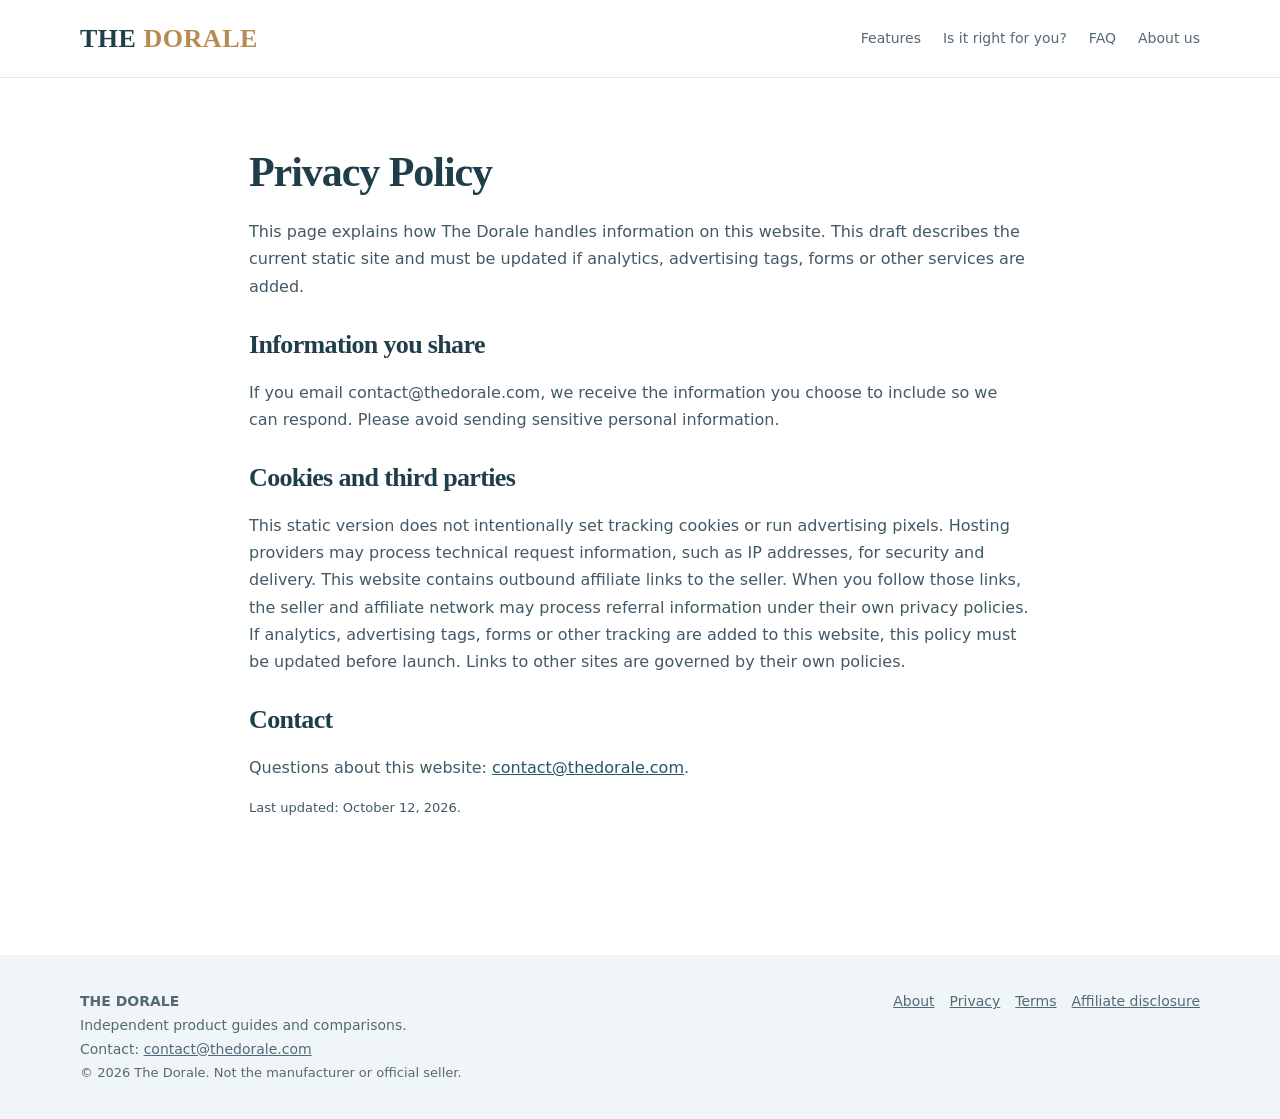
<file: privacy.html>
<!DOCTYPE html>

<html lang="en"><head><meta charset="utf-8"/><meta content="width=device-width, initial-scale=1" name="viewport"/><title>Privacy Policy | The Dorale</title><meta content="This page explains how The Dorale handles information on this website. This draft describes the current static site and must be updated if analytics, advertising tags, forms or other services are added." name="description"/><link href="styles.css" rel="stylesheet"/><link href="favicon.ico" rel="icon" type="image/x-icon"/><link href="favicon.png" rel="icon" type="image/png"/><link href="favicon-180.png" rel="apple-touch-icon" type="image/png"/></head><body><header class="top"><div class="wrap top-inner"><a class="brand" href="index.html">THE <span>DORALE</span></a><nav aria-label="Main navigation"><a href="index.html#design">Features</a><a href="index.html#comfort">Is it right for you?</a><a href="index.html#faq">FAQ</a><a href="about.html">About us</a></nav></div></header><main class="legal"><h1>Privacy Policy</h1><p>This page explains how The Dorale handles information on this website. This draft describes the current static site and must be updated if analytics, advertising tags, forms or other services are added.</p><h2>Information you share</h2><p>If you email contact@thedorale.com, we receive the information you choose to include so we can respond. Please avoid sending sensitive personal information.</p><h2>Cookies and third parties</h2><p>This static version does not intentionally set tracking cookies or run advertising pixels. Hosting providers may process technical request information, such as IP addresses, for security and delivery. This website contains outbound affiliate links to the seller. When you follow those links, the seller and affiliate network may process referral information under their own privacy policies. If analytics, advertising tags, forms or other tracking are added to this website, this policy must be updated before launch. Links to other sites are governed by their own policies.</p><h2>Contact</h2><p>Questions about this website: <a href="mailto:contact@thedorale.com">contact@thedorale.com</a>.</p><p class="small">Last updated: October 12, 2026.</p></main><footer class="foot"><div class="wrap foot-flex"><div><strong>THE DORALE</strong><div>Independent product guides and comparisons.</div><div>Contact: <a href="mailto:contact@thedorale.com">contact@thedorale.com</a></div><div class="small">© 2026 The Dorale. Not the manufacturer or official seller.</div></div><div class="foot-links"><a href="about.html">About</a><a href="privacy.html">Privacy</a><a href="terms.html">Terms</a><a href="index.html#disclosure">Affiliate disclosure</a></div></div></footer></body></html>
</file>
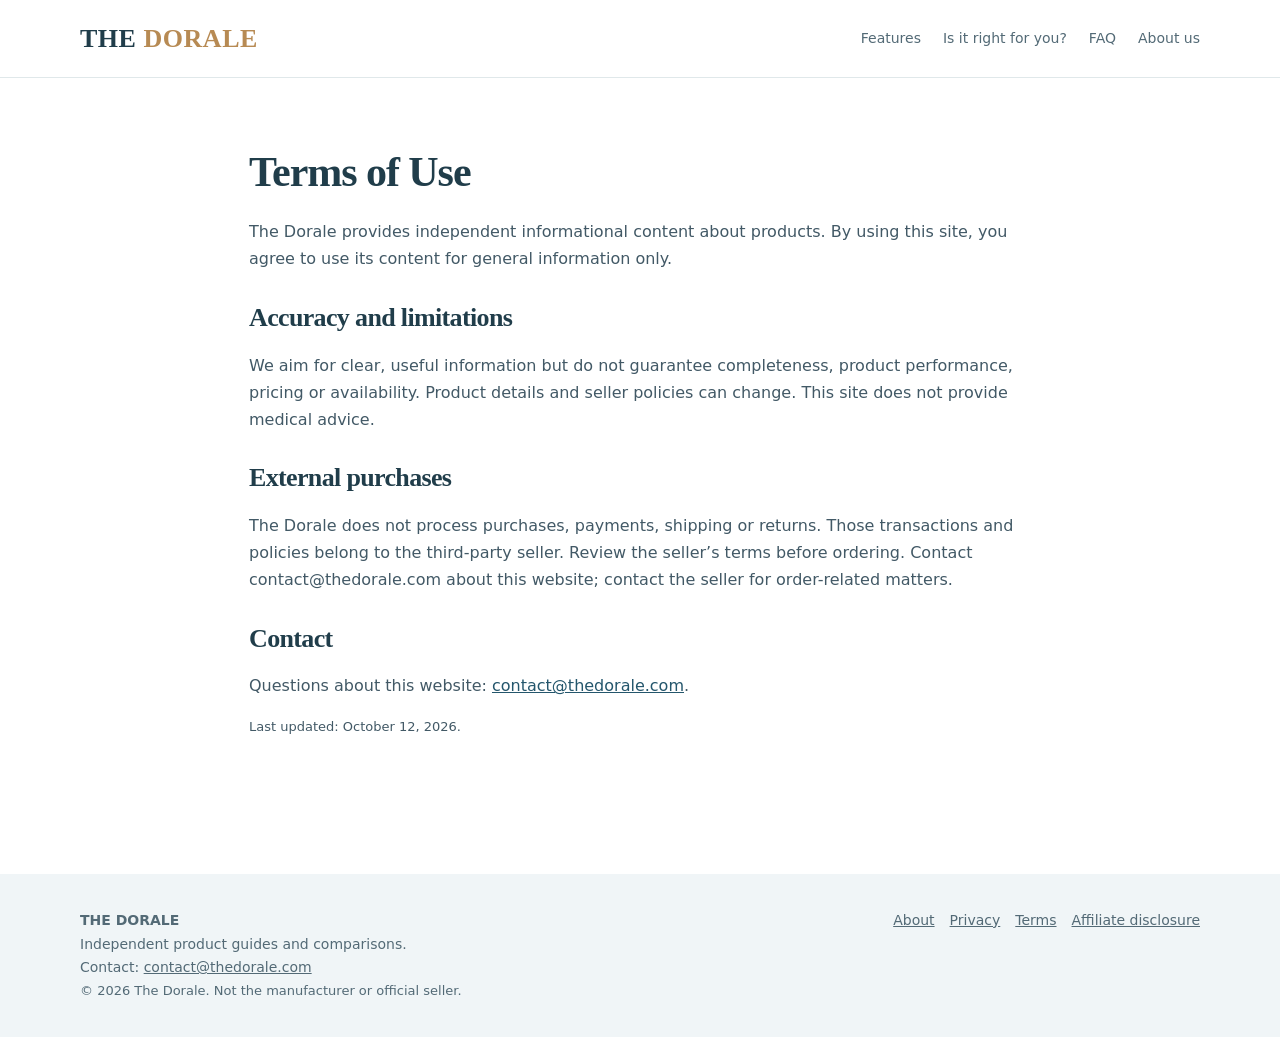
<file: terms.html>
<!DOCTYPE html>

<html lang="en"><head><meta charset="utf-8"/><meta content="width=device-width, initial-scale=1" name="viewport"/><title>Terms of Use | The Dorale</title><meta content="The Dorale provides independent informational content about products. By using this site, you agree to use its content for general information only." name="description"/><link href="styles.css" rel="stylesheet"/><link href="favicon.ico" rel="icon" type="image/x-icon"/><link href="favicon.png" rel="icon" type="image/png"/><link href="favicon-180.png" rel="apple-touch-icon" type="image/png"/></head><body><header class="top"><div class="wrap top-inner"><a class="brand" href="index.html">THE <span>DORALE</span></a><nav aria-label="Main navigation"><a href="index.html#design">Features</a><a href="index.html#comfort">Is it right for you?</a><a href="index.html#faq">FAQ</a><a href="about.html">About us</a></nav></div></header><main class="legal"><h1>Terms of Use</h1><p>The Dorale provides independent informational content about products. By using this site, you agree to use its content for general information only.</p><h2>Accuracy and limitations</h2><p>We aim for clear, useful information but do not guarantee completeness, product performance, pricing or availability. Product details and seller policies can change. This site does not provide medical advice.</p><h2>External purchases</h2><p>The Dorale does not process purchases, payments, shipping or returns. Those transactions and policies belong to the third-party seller. Review the seller’s terms before ordering. Contact contact@thedorale.com about this website; contact the seller for order-related matters.</p><h2>Contact</h2><p>Questions about this website: <a href="mailto:contact@thedorale.com">contact@thedorale.com</a>.</p><p class="small">Last updated: October 12, 2026.</p></main><footer class="foot"><div class="wrap foot-flex"><div><strong>THE DORALE</strong><div>Independent product guides and comparisons.</div><div>Contact: <a href="mailto:contact@thedorale.com">contact@thedorale.com</a></div><div class="small">© 2026 The Dorale. Not the manufacturer or official seller.</div></div><div class="foot-links"><a href="about.html">About</a><a href="privacy.html">Privacy</a><a href="terms.html">Terms</a><a href="index.html#disclosure">Affiliate disclosure</a></div></div></footer></body></html>
</file>
<file: styles.css>
:root{--navy:#163645;--ink:#193543;--muted:#526876;--cream:#f9f7f2;--sky:#eef5f8;--gold:#c69c67;--border:#dbe5e9}*{box-sizing:border-box}html{scroll-behavior:smooth}body{margin:0;color:var(--ink);font:16px/1.7 system-ui,-apple-system,Segoe UI,Arial,sans-serif;background:#fff}a{color:inherit}.wrap{width:min(1120px,calc(100% - 44px));margin:auto}.top{border-bottom:1px solid var(--border);background:#fff}.top-inner{min-height:77px;display:flex;justify-content:space-between;align-items:center;gap:20px}.brand{font:700 26px Georgia,serif;text-decoration:none;letter-spacing:.02em}.brand span{color:#b78a53}nav{display:flex;flex-wrap:wrap;gap:22px;font-size:14px}nav a{text-decoration:none;color:var(--muted)}nav a:hover,.foot a:hover{text-decoration:underline}.hero{background:linear-gradient(120deg,#f9f8f4,#edf5f8);padding:78px 0 72px}.hero-grid,.split{display:grid;grid-template-columns:1fr 1fr;align-items:center;gap:62px}.eyebrow{text-transform:uppercase;letter-spacing:.17em;font-size:12px;font-weight:800;color:#937246}h1,h2{font-family:Georgia,serif;letter-spacing:-.025em;line-height:1.15}h1{font-size:clamp(38px,4.5vw,59px);margin:16px 0 22px}h2{font-size:clamp(30px,3.4vw,43px);margin:0 0 19px}h3{font-size:20px;margin:0 0 10px}p{margin:0 0 16px}.lead{font-size:19px;color:#455e6b}.btn{display:inline-block;padding:15px 23px;background:var(--navy);color:#fff;text-decoration:none;border-radius:8px;font-weight:750;border:0;font:inherit;cursor:pointer}.btn:hover{background:#2a5263}.btn.alt{background:#fff;border:1px solid #a7bcc5;color:var(--navy)}.btn.disabled{background:#8e9fa8;cursor:not-allowed}.actions{display:flex;gap:12px;flex-wrap:wrap;margin:27px 0 13px}.small{font-size:13px;color:var(--muted)}.photo{border-radius:24px;background:#fff;padding:38px 24px;box-shadow:0 22px 50px #1d485514;text-align:center}.photo img{width:100%;height:auto;max-width:516px;display:block;margin:auto;object-fit:contain}.photo small{display:block;color:var(--muted);margin-top:16px;font-size:12px}.section{padding:79px 0}.section.soft{background:var(--cream)}.section.blue{background:var(--sky)}.center{text-align:center;max-width:790px;margin:0 auto 37px}.grid3{display:grid;grid-template-columns:repeat(3,minmax(0,1fr));gap:20px}.panel{padding:26px;border:1px solid var(--border);border-radius:16px;background:#fff}.panel .num{color:#a37c4d;font-size:12px;font-weight:800;letter-spacing:.14em}.panel p{color:var(--muted)}.bullets{padding-left:21px}.bullets li{margin:0 0 13px}.callout{border-left:4px solid var(--gold);background:#f5efe5;border-radius:6px;padding:19px 22px}.comparison{width:100%;border-collapse:collapse;margin-top:22px}.comparison th,.comparison td{border-bottom:1px solid var(--border);padding:15px;text-align:left;vertical-align:top}.comparison th{background:#e6f0f4}.offer{background:var(--navy);border-radius:24px;padding:50px;color:white;text-align:center}.offer p{color:#d1e0e6;max-width:690px;margin:0 auto 22px}.offer .btn{background:#e7cba1;color:var(--navy)}.offer .btn.disabled{background:#93a6af;color:white}.offer .small{color:#c5d7de;margin-top:15px}details{padding:19px 0;border-bottom:1px solid var(--border)}summary{font-weight:750;cursor:pointer}details p{color:var(--muted);margin:10px 0 0}.foot{background:#f0f5f7;padding:35px 0;font-size:14px;color:var(--muted)}.foot-flex{display:flex;gap:30px;justify-content:space-between;flex-wrap:wrap}.foot-links{display:flex;gap:15px;flex-wrap:wrap}.legal{max-width:830px;margin:70px auto;padding:0 24px 50px}.legal h1{font-size:42px}.legal h2{font-size:26px;margin-top:30px}.legal p{color:#425966}.legal a{color:#24566c}.inline-link{color:#24566c;font-weight:700}.product-note{font-size:13px;color:var(--muted);margin-top:16px}@media(max-width:800px){.hero-grid,.split,.grid3{grid-template-columns:1fr}.hero{padding:50px 0}.section{padding:54px 0}.top-inner{align-items:flex-start;flex-direction:column;padding:16px 0;gap:8px}.photo{padding:25px 15px}.offer{padding:34px 20px}.comparison{font-size:14px}.comparison td,.comparison th{padding:9px}nav{gap:15px}}

/* Positive visual edition */
.hero{background:#f3f8fb;padding:70px 0}.hero-grid{grid-template-columns:1fr 1fr}.hero h1{font-size:clamp(38px,4.4vw,59px)}.photo{background:#fff;border-radius:24px;padding:25px;box-shadow:0 18px 45px #17364a12}.photo img{display:block;width:100%;height:auto;object-fit:contain}.photo small{display:none}.feature-image{width:100%;height:390px;object-fit:cover;border-radius:22px;display:block}.picture-section{display:grid;grid-template-columns:1fr 1fr;gap:48px;align-items:center}.picture-section .photo{background:#eef5fa}.picture-section .photo img{max-height:370px}.feature-row{display:grid;grid-template-columns:1fr 1fr;gap:25px;align-items:center}.feature-row img{width:100%;max-height:360px;object-fit:contain}.cta-link{display:inline-block;background:#d9ae76;color:#142d3d;text-decoration:none;font-weight:800;padding:15px 24px;border-radius:10px}.cta-link:hover{background:#ecc28d}.positive-list{padding-left:22px}.positive-list li{margin:0 0 12px}.eyebrow{letter-spacing:.14em}.gallery-caption{font-size:13px;color:#5c7180;margin-top:8px}.cta-panel{background:#173749;color:#fff;border-radius:25px;padding:48px;text-align:center}.cta-panel p{color:#d7e4e9}.cta-panel h2{color:#fff}.cta-panel .eyebrow{color:#d9ae76}.cta-panel .disabled{background:#c5d0d6;color:#314755;cursor:not-allowed;border:0;padding:15px 24px;border-radius:10px;font-weight:700}.disclosure{font-size:13px;color:#5a6b76}.wide-image{width:100%;max-height:470px;object-fit:cover;object-position:center;border-radius:22px;display:block}@media(max-width:760px){.picture-section,.feature-row,.hero-grid{grid-template-columns:1fr}.hero{padding:38px 0}.feature-image{height:260px}.cta-panel{padding:28px 20px}}

/* Affiliate CTA improvements */
.offer-link{margin-top:16px;text-align:center}
.floating-offer{position:fixed;right:22px;bottom:22px;z-index:50;display:flex;align-items:center;gap:8px;background:#fff;padding:8px;border:1px solid #d6e3e8;border-radius:14px;box-shadow:0 10px 32px rgba(18,48,62,.18)}
.floating-offer-link{display:inline-flex;align-items:center;justify-content:center;min-height:46px;padding:12px 20px;border-radius:9px;background:#163645;color:#fff!important;font-weight:750;text-decoration:none;white-space:nowrap}
.floating-offer-link:hover,.floating-offer-link:focus{background:#2c5b70}
.floating-offer-close{border:0;background:transparent;color:#536876;font-size:26px;line-height:1;cursor:pointer;padding:8px 10px}
@media(max-width:650px){body{padding-bottom:82px}.floating-offer{right:8px;left:8px;bottom:8px;justify-content:space-between}.floating-offer-link{flex:1;font-size:14px;padding:11px 8px}.floating-offer-close{flex-shrink:0}}
@media(prefers-reduced-motion:reduce){.floating-offer *{transition:none!important}}


/* THE DORALE — premium visual refinement. All original editorial copy retained. */
:root{--navy:#173747;--ink:#203d4a;--muted:#536a76;--cream:#faf8f4;--sky:#eff5f7;--gold:#bc945f;--border:#e0e8ea}
body.refined{background:#fffefa;color:var(--ink);-webkit-font-smoothing:antialiased}
.refined .wrap{width:min(1160px,calc(100% - 64px))}
.refined .top{background:rgba(255,254,250,.97);border-bottom:1px solid #e5e7e3;position:relative;z-index:4}
.refined .top-inner{min-height:86px}
.refined .brand{font-size:27px;letter-spacing:.055em}
.refined nav{gap:29px;font-weight:600}
.refined nav a{transition:color .2s}.refined nav a:hover{color:#b48751}
.refined .hero{position:relative;overflow:hidden;background:radial-gradient(ellipse 56% 65% at 90% 32%,#dcebf0 0%,transparent 75%),linear-gradient(112deg,#faf8f2 4%,#f5f8f8 53%,#eaf3f6 100%);padding:92px 0 94px;border-bottom:1px solid #e5e9e7}
.refined .hero:before{content:"";position:absolute;width:550px;height:550px;right:-270px;top:-270px;border:1px solid rgba(188,148,95,.25);border-radius:50%;pointer-events:none}
.refined .hero:after{content:"";position:absolute;width:410px;height:410px;right:-200px;top:-190px;border:1px solid rgba(188,148,95,.2);border-radius:50%;pointer-events:none}
.refined .hero-grid{grid-template-columns:1.06fr .94fr;gap:54px;position:relative;z-index:1}
.refined .hero h1{font-size:clamp(40px,4.55vw,62px);line-height:1.1;max-width:630px;margin:20px 0 24px;color:#173747}
.refined .hero .lead{font-size:19px;line-height:1.66;max-width:590px}
.refined .hero .small{max-width:565px;line-height:1.55}
.refined .eyebrow{color:#9d784c;letter-spacing:.19em;font-size:11px}
.refined .hero .eyebrow:before{content:"";display:inline-block;width:27px;height:1px;background:#b38a56;vertical-align:middle;margin-right:12px}
.refined .hero-product{min-height:445px;padding:32px 15px;border-radius:36px;background:radial-gradient(ellipse at 50% 45%,#fff 0%,#f7fafb 62%,#e4edf1 100%);border:1px solid #fff;box-shadow:0 32px 85px #214d601b,0 5px 18px #214d600a;display:flex;align-items:center;justify-content:center;position:relative;isolation:isolate}
.refined .photo-halo{position:absolute;inset:10% 12%;border:1px solid rgba(188,148,95,.24);border-radius:50%;z-index:-1;pointer-events:none}
.refined .hero-product img{width:100%;max-width:560px;max-height:365px;object-fit:contain;filter:drop-shadow(0 24px 18px rgba(37,64,75,.14));position:relative;z-index:1}
.refined .btn{border-radius:11px;min-height:53px;padding:14px 23px;font-size:15px;font-weight:750;display:inline-flex;align-items:center;justify-content:center;box-shadow:0 5px 12px #16364512;transition:transform .2s,box-shadow .2s,background .2s}
.refined .btn:hover{transform:translateY(-2px);box-shadow:0 9px 19px #16364523}
.refined .btn.alt{background:#fffefa;border-color:#c6d4d7}
.refined .actions{gap:12px;margin-top:29px}
.refined .section{padding:96px 0}
.refined .section h2{color:#183847;line-height:1.15}
.refined .section p{line-height:1.78}
.refined .picture-section{grid-template-columns:.95fr 1.05fr;gap:75px}
.refined .picture-section>div:first-child{max-width:510px}
.refined .feature-image{height:430px;border-radius:27px;box-shadow:0 22px 45px #244b5719;border:7px solid #fff}
.refined .section.soft{background:linear-gradient(180deg,#f7f7f2,#f2f6f5)}
.refined .center{max-width:790px;margin-bottom:45px}
.refined .center h2{max-width:780px;margin-left:auto;margin-right:auto}
.refined .grid3{gap:22px}
.refined .elevated-card{padding:33px 30px 30px;border-radius:20px;border:1px solid #e0e8e7;box-shadow:0 12px 27px #17374709;position:relative;overflow:hidden}
.refined .elevated-card:before{content:"";position:absolute;top:0;left:0;right:0;height:3px;background:linear-gradient(90deg,#b9915f,#e8d5b8)}
.refined .panel h3{font-size:20px;color:#1c3b4a}
.refined .panel .num{margin-bottom:12px}
.refined .feature-row{gap:72px;margin-top:70px!important}
.refined .feature-row .photo{min-height:360px;display:flex;align-items:center;justify-content:center;position:relative;background:radial-gradient(circle,#fff,#edf5f8);box-shadow:0 18px 40px #1737470e}
.refined .feature-row .photo img{position:relative;z-index:1;max-height:340px;filter:drop-shadow(0 12px 16px #23465324)}
.refined .feature-row>div:last-child{max-width:510px}
.refined #comfort .picture-section{grid-template-columns:1.05fr .95fr}
.refined #comfort .feature-image{object-fit:cover;object-position:center}
.refined .positive-list{list-style:none;padding-left:0;margin:22px 0}
.refined .positive-list li{position:relative;padding-left:31px;margin-bottom:17px}
.refined .positive-list li:before{content:"✓";position:absolute;left:0;top:2px;color:#9a7546;font-weight:800;width:22px;height:22px;line-height:22px;text-align:center;background:#f4eee4;border-radius:50%;font-size:13px}
.refined .section.blue{background:linear-gradient(115deg,#eaf3f6,#f7faf9)}
.refined .section.blue .panel{background:#ffffffdd}
.refined #offer{background:#fffefa;padding-top:72px;padding-bottom:100px}
.refined .cta-panel{background:radial-gradient(ellipse at 92% 8%,#2f5d6c 0%,transparent 48%),linear-gradient(135deg,#163746,#20485a);padding:75px 38px;border-radius:30px;box-shadow:0 24px 52px #193c4a24;position:relative;overflow:hidden}
.refined .cta-panel:before,.refined .cta-panel:after{content:"";position:absolute;border:1px solid #d9ae7636;border-radius:50%;width:390px;height:390px;right:-210px;top:-215px;pointer-events:none}
.refined .cta-panel:after{width:300px;height:300px;right:-165px;top:-168px}
.refined .cta-panel h2{font-size:clamp(34px,4vw,48px)}
.refined .cta-panel p{max-width:630px;margin-left:auto;margin-right:auto}
.refined .cta-panel .btn{background:#e3c294;color:#1b3540;font-weight:800}
.refined .cta-panel .btn:hover{background:#f0d3a7}
.refined #faq .center{margin-bottom:26px}
.refined #faq details{padding:22px 10px;border-bottom:1px solid #dce5e5}
.refined #faq summary{font-size:17px;color:#234453}
.refined #disclosure{background:#fffefa;border-top:1px solid #e8eae5}
.refined .foot{background:#ecf2f2;border-top:1px solid #dde7e7;padding:49px 0}
.refined .foot strong{color:#1c3b49;font:700 23px Georgia,serif;letter-spacing:.06em}
.refined .floating-offer{box-shadow:0 14px 38px #16364526;border-radius:15px}
.refined .floating-offer-link{background:#173747;border-radius:10px}
.refined .legal{max-width:850px}
@media(max-width:900px){.refined .hero-grid{gap:28px}.refined .picture-section,.refined .feature-row{gap:32px}.refined .hero-product{min-height:350px}.refined .hero-product img{max-height:315px}}
@media(max-width:760px){.refined .wrap{width:min(100% - 36px,560px)}.refined .top-inner{min-height:72px;gap:12px}.refined .brand{font-size:24px}.refined nav{gap:16px;font-size:13px}.refined .hero{padding:50px 0 58px}.refined .hero-grid,.refined .picture-section,.refined .feature-row,.refined #comfort .picture-section{grid-template-columns:1fr}.refined .hero-grid{gap:30px}.refined .hero h1{font-size:clamp(37px,9vw,48px)}.refined .hero-product{min-height:300px;padding:23px}.refined .hero-product img{max-height:265px}.refined .section{padding:64px 0}.refined .section h2{font-size:clamp(30px,7vw,38px)}.refined .feature-image{height:285px}.refined .feature-row{margin-top:42px!important}.refined .feature-row .photo{min-height:270px}.refined .grid3{gap:15px}.refined .elevated-card{padding:25px}.refined .cta-panel{padding:49px 24px}.refined #offer{padding:54px 0 75px}.refined .btn{width:auto}.refined .actions .btn{flex:1 1 200px}.refined #comfort .picture-section>img{order:-1}}
@media(prefers-reduced-motion:reduce){.refined .btn{transition:none}.refined .btn:hover{transform:none}}

/* Requested finishing touches: tinted navigation and readable offer heading */
body.refined .top{background:linear-gradient(105deg,#e7f0f2 0%,#f0f4f1 58%,#f3eee5 100%);border-bottom:1px solid #cadce0;box-shadow:0 3px 14px rgba(22,55,71,.055)}
body.refined .top .brand{color:#173747}
body.refined .top nav a{color:#315260}
body.refined .top nav a:hover{color:#936a3c}
body.refined #offer .cta-panel h2{color:#ffffff!important;text-shadow:0 1px 2px rgba(0,0,0,.12)}
body.refined #offer .cta-panel .eyebrow{color:#e9c99d}
body.refined #offer .cta-panel p,body.refined #offer .cta-panel .small{color:#edf4f6}

/* Warm editorial header — refined from the previous cool, clinical gradient. */
body.refined .top{background:linear-gradient(110deg,#f2e7d5 0%,#f7eddd 46%,#e9dac2 100%);border-bottom:1px solid #d8c5a7;box-shadow:0 5px 18px rgba(65,48,31,.085)}
body.refined .top-inner{position:relative}
body.refined .top-inner::after{content:"";position:absolute;bottom:0;left:0;width:76px;height:3px;border-radius:3px;background:#b58b56}
body.refined .top .brand{color:#203846}
body.refined .top .brand span{color:#9b6c35}
body.refined .top nav a{color:#3b4b50;font-weight:650;transition:color .2s ease}
body.refined .top nav a:hover{color:#8d5e2c}
body.refined .top nav a:focus-visible{outline:2px solid #8d5e2c;outline-offset:5px;border-radius:2px}
</file>
